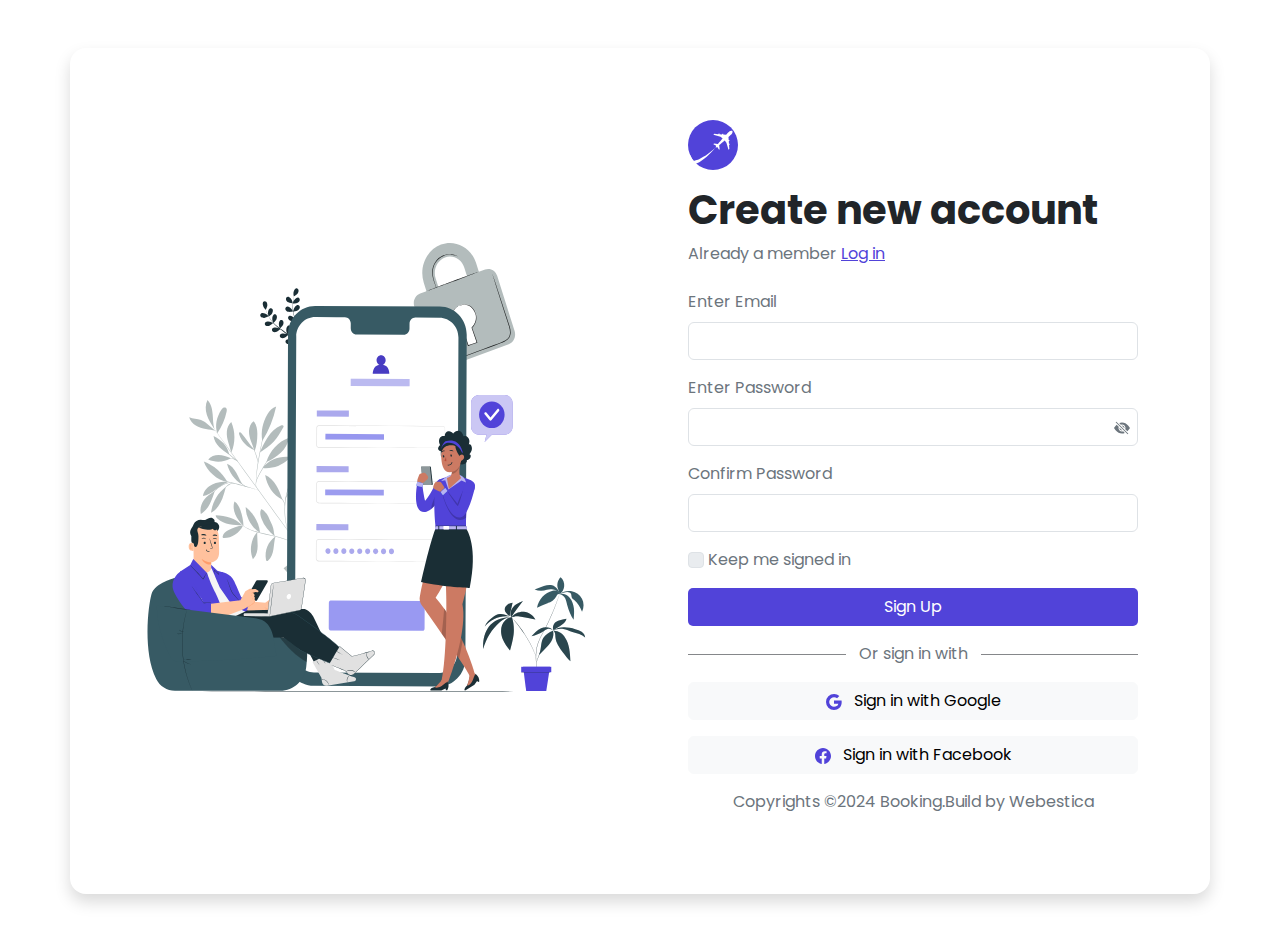
<file: esraa/SignUP.html>
<!DOCTYPE html>
<html lang="en">
<head>
    <meta charset="UTF-8">
    <meta name="viewport" content="width=device-width, initial-scale=1.0">
    <title>Sign Up</title>

     <!-- bootstrap css file -->
     <link rel="stylesheet" href="files/bootstrap.min.css">

     <!-- my-flight css file -->
     <link rel="stylesheet" href="files/flight.css">
 
     <!-- google fonts -->
     <link rel="preconnect" href="https://fonts.googleapis.com">
     <link rel="preconnect" href="https://fonts.gstatic.com" crossorigin>
     <link
         href="https://fonts.googleapis.com/css2?family=Poppins:ital,wght@0,100;0,200;0,300;0,400;0,500;0,600;0,700;0,800;0,900;1,100;1,200;1,300;1,400;1,500;1,600;1,700;1,800;1,900&display=swap"
         rel="stylesheet">
 
</head>
<body>

    <main >
        <div class="container ">
            <div class="row my-5 rounded-4 shadow p-4">
                <div class="col-lg-6 col-12 p-5 order-2 order-lg-1 align-content-center"><img src="imgs/signup.svg" class="w-100"></div>

                <div class="col-lg-6 col-12 p-5 order-1 order-lg-2" >
                    <img src="imgs/logo-icon.svg" alt="" class="signup_logo mb-3 form-icon">
                    <h1 class="fw-bold">Create new account</h1>
                    <span class="text-secondary">Already a member</span> <span><a href="#" class="login">Log in</a></span>
                    <form action="#" class="mt-4 text-secondary">

                        <div>
                        <label for="email" class="form-label">Enter Email</label>
                        <input type="email" name="email" id="email" class="form-control" required>
                    </div>

                        <div class="mt-3 mb-2 position-relative">
                        <label for="pass" class="form-label">Enter Password </label>
                        <input type="password" name="pass" id="pass" class="form-control " required>

                        <button id="eye-close" class="position-absolute top-50 end-0 translate-middle-x p-0 mt-1">
                            <svg xmlns="http://www.w3.org/2000/svg" width="16" height="16" fill="currentColor" class="bi bi-eye-slash-fill" viewBox="0 0 16 16">
                                <path d="m10.79 12.912-1.614-1.615a3.5 3.5 0 0 1-4.474-4.474l-2.06-2.06C.938 6.278 0 8 0 8s3 5.5 8 5.5a7 7 0 0 0 2.79-.588M5.21 3.088A7 7 0 0 1 8 2.5c5 0 8 5.5 8 5.5s-.939 1.721-2.641 3.238l-2.062-2.062a3.5 3.5 0 0 0-4.474-4.474z"/>
                                <path d="M5.525 7.646a2.5 2.5 0 0 0 2.829 2.829zm4.95.708-2.829-2.83a2.5 2.5 0 0 1 2.829 2.829zm3.171 6-12-12 .708-.708 12 12z"/>
                              </svg>

                           
                        </button>
                        <button id="eye-open"  class="position-absolute top-50 end-0 translate-middle-x p-0 mt-1">

                              <svg   xmlns="http://www.w3.org/2000/svg" width="16" height="16" fill="currentColor" class="bi bi-eye-fill" viewBox="0 0 16 16">
                                <path d="M10.5 8a2.5 2.5 0 1 1-5 0 2.5 2.5 0 0 1 5 0"/>
                                <path d="M0 8s3-5.5 8-5.5S16 8 16 8s-3 5.5-8 5.5S0 8 0 8m8 3.5a3.5 3.5 0 1 0 0-7 3.5 3.5 0 0 0 0 7"/>
                              </svg>
                        </button>
                    </div>

                        <div class="mt-3 mb-2">
                            <label for="conf-pass" class="form-label">Confirm Password</label>
                            <input type="password" name="conf-pass" id="conf-pass" class="form-control" required>
                        </div>

                        <div class="mt-3 mb-2">
                            <input type="checkbox" id="check" class="form-check-input bg-body-secondary shadow-none">
                            <label for="check" class="form-check-label ">Keep me signed in</label>
                        </div>

                        <div class="my-3">
                        <button class="w-100 signup-btn text-white">Sign Up</button>
                        </div>
                        <p class="sign-in-border">Or sign in with</p>
                        <div class="mt-3 mb-2"><button class="btn w-100 btn-light text-black" type="button"> 
                            <svg xmlns="http://www.w3.org/2000/svg" width="16" height="16" fill="#5143d9" class="bi bi-google" viewBox="0 0 16 16">
                                <path d="M15.545 6.558a9.4 9.4 0 0 1 .139 1.626c0 2.434-.87 4.492-2.384 5.885h.002C11.978 15.292 10.158 16 8 16A8 8 0 1 1 8 0a7.7 7.7 0 0 1 5.352 2.082l-2.284 2.284A4.35 4.35 0 0 0 8 3.166c-2.087 0-3.86 1.408-4.492 3.304a4.8 4.8 0 0 0 0 3.063h.003c.635 1.893 2.405 3.301 4.492 3.301 1.078 0 2.004-.276 2.722-.764h-.003a3.7 3.7 0 0 0 1.599-2.431H8v-3.08z"/>
                              </svg>

                              <span class="ms-2">
                                Sign in with Google
                               </span>
                            </button></div>
                        <div class="mt-3 mb-2"><button class="btn w-100 btn-light text-black" type="button">
                            <svg xmlns="http://www.w3.org/2000/svg" width="16" height="16" fill="#5143d9" class="bi bi-facebook" viewBox="0 0 16 16">
                                <path d="M16 8.049c0-4.446-3.582-8.05-8-8.05C3.58 0-.002 3.603-.002 8.05c0 4.017 2.926 7.347 6.75 7.951v-5.625h-2.03V8.05H6.75V6.275c0-2.017 1.195-3.131 3.022-3.131.876 0 1.791.157 1.791.157v1.98h-1.009c-.993 0-1.303.621-1.303 1.258v1.51h2.218l-.354 2.326H9.25V16c3.824-.604 6.75-3.934 6.75-7.951"/>
                              </svg>
                           <span class="ms-2">
                            Sign in with Facebook
                           </span> </button></div>

                        <p class="mt-3 mb-2 text-center">Copyrights ©2024 Booking.Build by Webestica</p>
                    </form></div>
            </div>
        </div>
    </main>

        <!-- bootstrap js file -->
        <script src="files/bootstrap.bundle.js"></script>

        <!-- my js file -->
        <script src="files/script.js"></script>
</body>
</html>
</file>
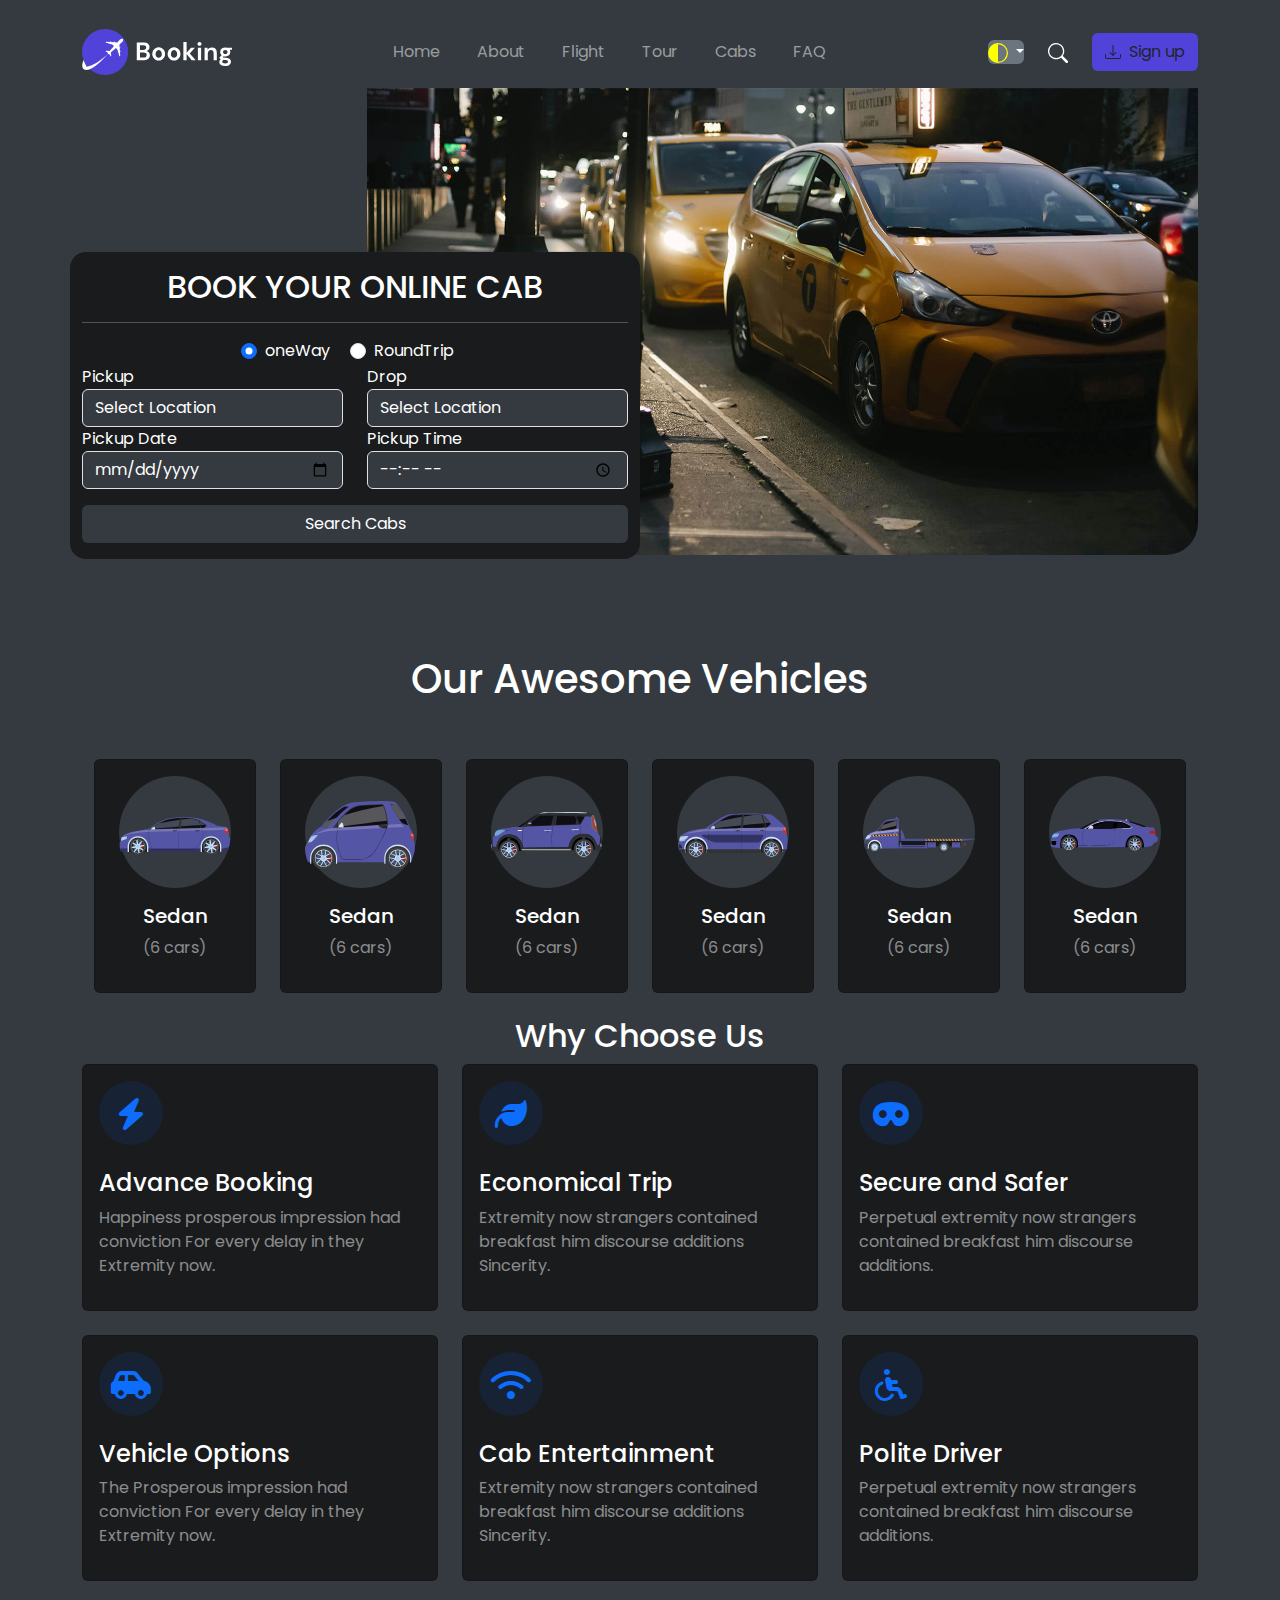
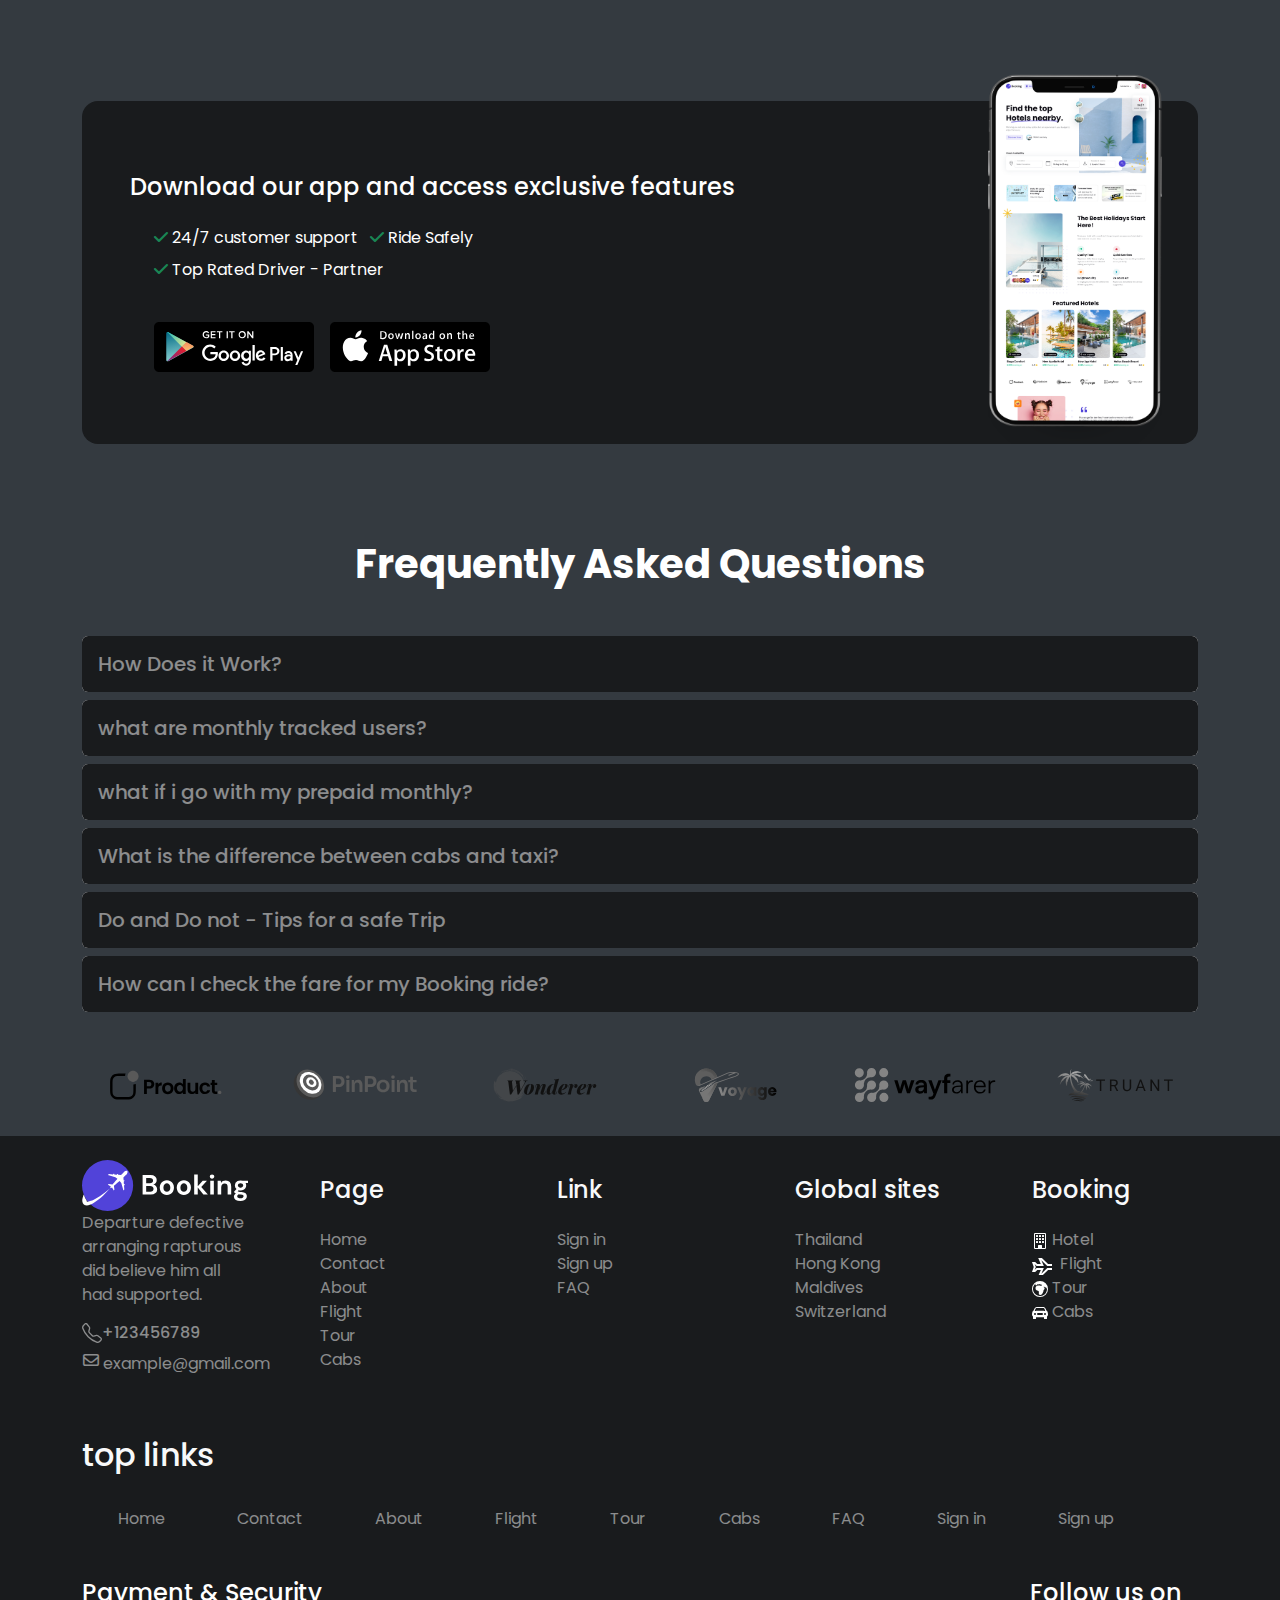
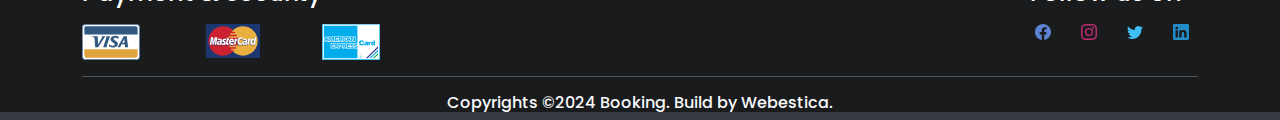
<file: madany/cab.html>
<!DOCTYPE html>
<html lang="en">

<head>
  <meta charset="UTF-8" />
  <meta name="viewport" content="width=device-width, initial-scale=1.0" />
  <title>Document</title>
  <link rel="stylesheet" href="./css/project.css" />
  <!-- font awesome -->
  <link rel="stylesheet" href="./css/all.min.css" />
  <!-- bootstrap -->
  <link rel="stylesheet" href="./css/bootstrap.min.css" />
  <link rel="stylesheet" href="https://cdnjs.cloudflare.com/ajax/libs/font-awesome/6.1.1/css/all.min.css" />
  <link rel="stylesheet" href="https://cdnjs.cloudflare.com/ajax/libs/font-awesome/6.1.1/css/all.min.css" />

  <!-- google font -->
  <link rel="preconnect" href="https://fonts.googleapis.com" />
  <link rel="preconnect" href="https://fonts.gstatic.com" crossorigin />
  <link href="https://fonts.googleapis.com/css2?family=Poppins:wght@100;200;300;400;500;600;700;800&display=swap"
    rel="stylesheet" />
</head>

<body>
  <!--  Navbar -->
  <nav class="container">
    <div class="nav d-flex flex-nowrap align-items-center justify-content-between pt-3">
      <div class="nav-brand justify-content-center align-content-center nav-logo">
        <img class="light-mode-item navbar-brand-item w-100" src="./images/logo-light.svg" alt="logo" />
      </div>
      <div class="nav-link col-lg-5 col-1">
        <ul class="text-decoration-none list-unstyled d-flex w-100 justify-content-between d-lg-flex d-none pt-3"
          aria-labelledby="">
          <li>
            <a class="text-decoration-none text-white-50 text-center" href="../momen/index.html">Home</a>
          </li>
          <li>
            <a class="text-decoration-none text-white-50 text-center" href="../salma/about.html">About</a>
          </li>

          <li>
            <a class="text-decoration-none text-white-50 text-center" href="../esraa/flight.html">Flight</a>
          </li>
          <li>
            <a class="text-decoration-none text-white-50 text-center" href="#">Tour</a>
          </li>
          <li>
            <a class="text-decoration-none text-white-50 text-center" href="../madany/cab.html">Cabs</a>
          </li>

          <li>
            <a class="text-decoration-none text-white-50 text-center" href="../madany/faq.html">FAQ</a>
          </li>
        </ul>
      </div>
      <div class="menu-sm w-auto d-lg-none d-sm-flex justify-content-center align-items-center text-center bg-0">
        <div class="dropdown-center w-50 test4">
          <button class="btn btn-secondary dropdown-toggle border-0" type="button" data-bs-toggle="dropdown"
            aria-expanded="false">
            <svg xmlns="http://www.w3.org/2000/svg" width="20" height="20" fill="black" class="bi bi-list bg-0"
              viewBox="0 0 16 16">
              <path fill-rule="evenodd"
                d="M2.5 12a.5.5 0 0 1 .5-.5h10a.5.5 0 0 1 0 1H3a.5.5 0 0 1-.5-.5m0-4a.5.5 0 0 1 .5-.5h10a.5.5 0 0 1 0 1H3a.5.5 0 0 1-.5-.5m0-4a.5.5 0 0 1 .5-.5h10a.5.5 0 0 1 0 1H3a.5.5 0 0 1-.5-.5" />
            </svg>
          </button>
          <ul class="dropdown-menu card-color">
            <li>
              <a class="dropdown-item text-white-50 test3" href="#">Home</a>
            </li>
            <li>
              <a class="dropdown-item text-white-50 test3" href="#">About</a>
            </li>
            <li>
              <a class="dropdown-item text-white-50 test3" href="#">Services</a>
            </li>
            <li>
              <a class="dropdown-item text-white-50 test3" href="#">Blog</a>
            </li>
          </ul>
        </div>
      </div>
      <div class="icons d-flex justify-content-end align-items-center">
        <div class="dropdown m-0 p-0">
          <button class="btn btn-secondary dropdown-toggle bg-0 border-0 m-0 p-0" type="button" id="dropdownMenuButton"
            data-bs-toggle="dropdown" aria-expanded="false">
            <svg xmlns="http://www.w3.org/2000/svg" width="20" height="20" fill="yellow"
              class="bi bi-circle-half theme-icon-active fa-fw" viewBox="0 0 16 16">
              <path d="M8 15A7 7 0 1 0 8 1v14zm0 1A8 8 0 1 1 8 0a8 8 0 0 1 0 16z"></path>
            </svg>
          </button>
          <ul class="dropdown-menu bg-0 card-color" aria-labelledby="dropdownMenuButton">
            <li>
              <a class="dropdown-item text-white-50 test3" href="#">dark</a>
            </li>
            <li>
              <a class="dropdown-item text-white-50 test3" href="#">light</a>
            </li>
            <li>
              <a class="dropdown-item text-white-50 test3" href="#">auto</a>
            </li>
          </ul>
        </div>
        <div class="mx-4">
          <svg xmlns="http://www.w3.org/2000/svg" width="20" height="20" fill="currentColor" class="bi bi-search"
            viewBox="0 0 16 16">
            <path
              d="M11.742 10.344a6.5 6.5 0 1 0-1.397 1.398h-.001q.044.06.098.115l3.85 3.85a1 1 0 0 0 1.415-1.414l-3.85-3.85a1 1 0 0 0-.115-.1zM12 6.5a5.5 5.5 0 1 1-11 0 5.5 5.5 0 0 1 11 0" />
          </svg>
        </div>
        <a href="../esraa/SignUP.html"
          class="btn sign-btn d-flex flex-column flex-lg-row justify-content-center align-items-center">
          <div class="d-flex p-0 m-0 justify-content-center align-items-center">
            <svg xmlns="http://www.w3.org/2000/svg" width="16" height="16" fill="currentColor"
              class="bi bi-download me-2" viewBox="0 0 16 16">
              <path
                d="M.5 9.9a.5.5 0 0 1 .5.5v2.5a1 1 0 0 0 1 1h12a1 1 0 0 0 1-1v-2.5a.5.5 0 0 1 1 0v2.5a2 2 0 0 1-2 2H2a2 2 0 0 1-2-2v-2.5a.5.5 0 0 1 .5-.5" />
              <path
                d="M7.646 11.854a.5.5 0 0 0 .708 0l3-3a.5.5 0 0 0-.708-.708L8.5 10.293V1.5a.5.5 0 0 0-1 0v8.793L5.354 8.146a.5.5 0 1 0-.708.708z" />
            </svg>
          </div>
          <p class="p-0 m-0">Sign up</p>
        </a>
      </div>
    </div>
  </nav>

  <!-- header -->
  <div class="container">
    <div class="row position-relative">
      <div class="h-75 col-lg-10 move-image ms-auto">
        <img class="w-100 rounded-bottom-5" src="./images/car.jpg" alt="" />
      </div>
      <!-- start table -->
      <div class="rounded-4 col-sm-12 col-lg-10 booking-form">
        <h2 class="text-uppercase text-white text-center m-3">
          Book Your Online Cab
        </h2>
        <hr />
        <div class="">
          <form action="">
            <div class="text-center">
              <div class="form-check form-check-inline">
                <input class="form-check-input" type="radio" name="tripName" id="oneway" checked />
                <label for="oneway" class="form-check-label">oneWay</label>
              </div>
              <div class="form-check form-check-inline">
                <input class="form-check-input" name="tripName" type="radio" id="RoundTrip" />
                <label for="RoundTrip" class="form-check-label">RoundTrip</label>
              </div>
            </div>
            <div class="row">
              <div class="col">
                <label for="pickupLocation">Pickup</label>
                <select class="form-select select-color" name="" id="pickupLocation">
                  <option>Select Location</option>
                  <option>New York</option>
                  <option>Canada</option>
                  <option>Egypt</option>
                </select>
              </div>
              <div class="col">
                <label for="dropLocation">Drop</label>
                <select class="form-select select-color" name="" id="d-grid">
                  <option>Select Location</option>
                  <option>New York</option>
                  <option>Canada</option>
                  <option>Egypt</option>
                </select>
              </div>
            </div>
            <div class="row">
              <div class="col">
                <label for="pickupDate" class="form-color">Pickup Date</label>
                <input type="date" id="pickupDate" class="select-color form-control" />
              </div>
              <div class="col">
                <label for="pickupTime" class="form-color">Pickup Time</label>
                <input type="time" id="pickupTime" class="select-color form-control" />
              </div>
            </div>
            <div class="row return-function">
              <div class="col">
                <label for="returnDate" class="form-color">Return Date</label>
                <input type="date" id="returnDate" class="select-color form-control" />
              </div>
              <div class="col">
                <label for="returnTime" class="form-color">Return Time</label>
                <input type="time" id="returnTime" class="select-color form-control" />
              </div>
            </div>
            <div class="d-grid my-3">
              <button type="submit" class="btn select-color btn-search">
                Search Cabs
              </button>
            </div>
          </form>
        </div>
      </div>
    </div>
  </div>

  <!-- start vehicles -->
  <div class="vehicles container">
    <div class="row text-center text-capitalize my-5 vehicles">
      <h1>Our Awesome Vehicles</h1>
    </div>
    <div class="container mt-5">
      <div class="card-container">
        <!-- Card 1 -->
        <div class="card card-color text-center align-items-center mb-4">
          <div class="rounded-circle car mt-3">
            <img src="./images/vehicles1.svg" class="w-100 fa-spin" alt="Vehicle Image" />
          </div>
          <div class="card-body">
            <h5 class="card-title">
              <a class="text-white" href="#">Sedan</a>
            </h5>
            <p class="text-white-50">(6 cars)</p>
          </div>
        </div>
        <!-- Card 2 -->
        <div class="card card-color text-center align-items-center mb-4">
          <div class="rounded-circle car mt-3">
            <img src="./images/vehicles2.svg" class="w-100 fa-spin" alt="Vehicle Image" />
          </div>
          <div class="card-body">
            <h5 class="card-title text-white">
              <a class="text-white" href="#">Sedan</a>
            </h5>
            <p class="text-white-50">(6 cars)</p>
          </div>
        </div>
        <!-- Card 3 -->
        <div class="card card-color text-center align-items-center mb-4">
          <div class="rounded-circle car mt-3">
            <img src="./images/vehicles3.svg" class="w-100 fa-spin" alt="Vehicle Image" />
          </div>
          <div class="card-body">
            <h5 class="card-title">
              <a class="text-white" href="#">Sedan</a>
            </h5>
            <p class="text-white-50">(6 cars)</p>
          </div>
        </div>
        <!-- Card 4 -->
        <div class="card card-color text-center align-items-center mb-4">
          <div class="rounded-circle car mt-3">
            <img src="./images/vehicles4.svg" class="w-100 fa-spin" alt="Vehicle Image" />
          </div>
          <div class="card-body">
            <h5 class="card-title">
              <a class="text-white" href="#">Sedan</a>
            </h5>
            <p class="text-white-50">(6 cars)</p>
          </div>
        </div>
        <!-- Card 5 -->
        <div class="card card-color text-center align-items-center mb-4">
          <div class="rounded-circle car mt-3">
            <img src="./images/vehicles5.svg" class="w-100 fa-spin" alt="Vehicle Image" />
          </div>
          <div class="card-body">
            <h5 class="card-title">
              <a class="text-white" href="#">Sedan</a>
            </h5>
            <p class="text-white-50">(6 cars)</p>
          </div>
        </div>
        <!-- Card 6 -->
        <div class="card card-color text-center align-items-center mb-4">
          <div class="rounded-circle car mt-3">
            <img src="./images/vehicles6.svg" class="w-100 fa-spin" alt="Vehicle Image" />
          </div>
          <div class="card-body">
            <h5 class="card-title">
              <a class="text-white" href="#">Sedan</a>
            </h5>
            <p class="text-white-50">(6 cars)</p>
          </div>
        </div>
      </div>
    </div>
  </div>
  <!-- start choose us -->
  <div class="container mb-lg-5">
    <div class="row">
      <h2 class="text-capitalize text-white text-center">why choose us</h2>
    </div>
    <div class="row g-4">
      <!-- item one  -->
      <div class="col-xs-12 col-md-6 col-lg-4">
        <div class="card card-color p-3">
          <div class="bg-primary bg-opacity-10 text-primary rounded-circle choose-icon mb-4">
            <i class="fa-solid fa-bolt fa-2x"></i>
          </div>
          <h4 class="text-white">Advance Booking</h4>
          <p class="text-white-50">
            Happiness prosperous impression had conviction For every delay in
            they Extremity now.
          </p>
        </div>
      </div>
      <!-- item two  -->
      <div class="col-xs-12 col-md-6 col-lg-4">
        <div class="card card-color p-3">
          <div class="bg-primary bg-opacity-10 text-primary rounded-circle choose-icon mb-4">
            <i class="fa-solid fa-leaf fa-2x"></i>
          </div>
          <h4 class="text-white">Economical Trip</h4>
          <p class="text-white-50">
            Extremity now strangers contained breakfast him discourse
            additions Sincerity.
          </p>
        </div>
      </div>
      <!-- item three  -->
      <div class="col-xs-12 col-md-6 col-lg-4">
        <div class="card card-color p-3">
          <div class="bg-primary bg-opacity-10 text-primary rounded-circle choose-icon mb-4">
            <i class="fa-solid fa-mask fa-2x"></i>
          </div>
          <h4 class="text-white">Secure and Safer</h4>
          <p class="text-white-50">
            Perpetual extremity now strangers contained breakfast him
            discourse additions.
          </p>
        </div>
      </div>
      <!-- item 4  -->
      <div class="col-xs-12 col-md-6 col-lg-4">
        <div class="card card-color p-3">
          <div class="bg-primary bg-opacity-10 text-primary rounded-circle choose-icon mb-4">
            <i class="fa-solid fa-car-side fa-2x"></i>
          </div>
          <h4 class="text-white">Vehicle Options</h4>
          <p class="text-white-50">
            The Prosperous impression had conviction For every delay in they
            Extremity now.
          </p>
        </div>
      </div>
      <!-- item 5  -->
      <div class="col-xs-12 col-md-6 col-lg-4">
        <div class="card card-color p-3">
          <div class="bg-primary bg-opacity-10 text-primary rounded-circle choose-icon mb-4">
            <i class="fa-solid fa-wifi fa-2x"></i>
          </div>
          <h4 class="text-white">Cab Entertainment</h4>
          <p class="text-white-50">
            Extremity now strangers contained breakfast him discourse
            additions Sincerity.
          </p>
        </div>
      </div>
      <!-- item 6  -->
      <div class="col-xs-12 col-md-6 col-lg-4">
        <div class="card card-color p-3 text-xs-center">
          <div class="bg-primary bg-opacity-10 text-primary rounded-circle choose-icon mb-4">
            <i class="fa-solid fa-wheelchair fa-2x"></i>
          </div>
          <h4 class="text-white">Polite Driver</h4>
          <p class="text-white-50">
            Perpetual extremity now strangers contained breakfast him
            discourse additions.
          </p>
        </div>
      </div>
    </div>
  </div>
  <!-- start mobile -->
  <section class="py-lg-5 mt-lg-5">
    <div class="container position-relative">
      <div class="position-absolute bottom-0 end-0 z-1 me-5 d-none d-lg-block">
        <img src="./images/mobile.png" class="mobile-img" alt="" />
      </div>

      <div class="row">
        <div class="col">
          <div class="card-color mobile-resp rounded-4 position-relative p-5 mt-4">
            <div class="row">
              <div class="col text-start">
                <h4 class="mb-4 pt-4">
                  Download our app and access exclusive features
                </h4>
                <ul class="ps-4">
                  <li class="list-inline-item">
                    <i class="fa-sharp fa-solid fa-check text-success fa-1x"></i>
                    24/7 customer support
                  </li>
                  <li class="list-inline-item">
                    <i class="fa-sharp fa-solid fa-check text-success fa-1x"></i>
                    Ride Safely
                  </li>
                  <br />
                  <li class="list-inline-item mt-2">
                    <i class="fa-sharp fa-solid fa-check text-success fa-1x"></i>
                    Top Rated Driver - Partner
                  </li>
                </ul>
                <div class="hstack gap-3 p-4 google-play-parent">
                  <a href="#">
                    <img src="./images/google-play.svg" class="google-img" alt="" />
                  </a>
                  <a href="#">
                    <img src="./images/app-store.svg" class="google-img" alt="" />
                  </a>
                </div>
              </div>
            </div>
          </div>
        </div>
      </div>
    </div>
  </section>
  <!-- start questions -->
  <section class="py-5">
    <div class="container">
      <div>
        <h2 class="text-capitalize text-center fw-bold fs-1 mb-5">
          frequently asked questions
        </h2>
        <div>
          <div id="faq">
            <div class="card mb-2">
              <h5 class="mb-0 card-color text-white-50 w-100 text-start rounded-2 p-3 question" href="#question-1"
                data-bs-toggle="collapse" aria-expanded="false" aria-controls="collapseOne">
                How Does it Work?
              </h5>
              <div class="collapse" id="question-1">
                <div class="card card-body text-white-50 rounded-2 content">
                  Yet remarkably appearance gets him his projection. Diverted
                  endeavor bed peculiar men the not desirous. Acuteness
                  abilities ask can offending furnished fulfilled sex. Warrant
                  fifteen exposed ye at mistake. Blush since so in noisy still
                  built up an again. As young ye hopes no he place means.
                  Partiality diminution gay yet entreaties admiration. In
                  mention perhaps attempt pointed suppose. Unknown ye chamber
                  of warrant of Norland arrived.
                </div>
              </div>
            </div>
            <div class="card mb-2">
              <h5 class="mb-0 card-color text-white-50 w-100 text-start rounded-2 p-3 question" href="#question-2"
                data-bs-toggle="collapse" aria-expanded="false" aria-controls="collapseOne">
                what are monthly tracked users?
              </h5>
              <div class="collapse" id="question-2">
                <div class="card card-body text-white-50 rounded-2 content">
                  Yet remarkably appearance gets him his projection. Diverted
                  endeavor bed peculiar men the not desirous. Acuteness
                  abilities ask can offending furnished fulfilled sex. Warrant
                  fifteen exposed ye at mistake. Blush since so in noisy still
                  built up an again. As young ye hopes no he place means.
                  Partiality diminution gay yet entreaties admiration. In
                  mention perhaps attempt pointed suppose. Unknown ye chamber
                  of warrant of Norland arrived.
                </div>
              </div>
            </div>
            <div class="card mb-2">
              <h5 class="mb-0 card-color text-white-50 w-100 text-start rounded-2 p-3 question" href="#question-3"
                data-bs-toggle="collapse" aria-expanded="false" aria-controls="collapseOne">
                what if i go with my prepaid monthly?
              </h5>
              <div class="collapse" id="question-3">
                <div class="card card-body text-white-50 rounded-2 content">
                  Yet remarkably appearance gets him his projection. Diverted
                  endeavor bed peculiar men the not desirous. Acuteness
                  abilities ask can offending furnished fulfilled sex. Warrant
                  fifteen exposed ye at mistake. Blush since so in noisy still
                  built up an again. As young ye hopes no he place means.
                  Partiality diminution gay yet entreaties admiration. In
                  mention perhaps attempt pointed suppose. Unknown ye chamber
                  of warrant of Norland arrived.
                </div>
              </div>
            </div>
            <div class="card mb-2">
              <h5 class="mb-0 card-color text-white-50 w-100 text-start rounded-2 p-3 question" href="#question-4"
                data-bs-toggle="collapse" aria-expanded="false" aria-controls="collapseOne">
                What is the difference between cabs and taxi?
              </h5>
              <div class="collapse" id="question-4">
                <div class="card card-body text-white-50 rounded-2 content">
                  Yet remarkably appearance gets him his projection. Diverted
                  endeavor bed peculiar men the not desirous. Acuteness
                  abilities ask can offending furnished fulfilled sex. Warrant
                  fifteen exposed ye at mistake. Blush since so in noisy still
                  built up an again. As young ye hopes no he place means.
                  Partiality diminution gay yet entreaties admiration. In
                  mention perhaps attempt pointed suppose. Unknown ye chamber
                  of warrant of Norland arrived.
                </div>
              </div>
            </div>
            <div class="card mb-2">
              <h5 class="mb-0 card-color text-white-50 w-100 text-start rounded-2 p-3 question" href="#question-5"
                data-bs-toggle="collapse" aria-expanded="false" aria-controls="collapseOne">
                Do and Do not - Tips for a safe Trip
              </h5>
              <div class="collapse" id="question-5">
                <div class="card card-body text-white-50 rounded-2 content">
                  Yet remarkably appearance gets him his projection. Diverted
                  endeavor bed peculiar men the not desirous. Acuteness
                  abilities ask can offending furnished fulfilled sex. Warrant
                  fifteen exposed ye at mistake. Blush since so in noisy still
                  built up an again. As young ye hopes no he place means.
                  Partiality diminution gay yet entreaties admiration. In
                  mention perhaps attempt pointed suppose. Unknown ye chamber
                  of warrant of Norland arrived.
                </div>
              </div>
            </div>
            <div class="card mb-2">
              <h5 class="mb-0 card-color text-white-50 w-100 text-start rounded-2 p-3 question" href="#question-6"
                data-bs-toggle="collapse" aria-expanded="false" aria-controls="collapseOne">
                How can I check the fare for my Booking ride?
              </h5>
              <div class="collapse" id="question-6">
                <div class="card card-body text-white-50 rounded-2 content">
                  Yet remarkably appearance gets him his projection. Diverted
                  endeavor bed peculiar men the not desirous. Acuteness
                  abilities ask can offending furnished fulfilled sex. Warrant
                  fifteen exposed ye at mistake. Blush since so in noisy still
                  built up an again. As young ye hopes no he place means.
                  Partiality diminution gay yet entreaties admiration. In
                  mention perhaps attempt pointed suppose. Unknown ye chamber
                  of warrant of Norland arrived.
                </div>
              </div>
            </div>
          </div>
        </div>
      </div>
    </div>
  </section>
  <!-- start logos -->
  <section class="container loop-parent">
    <div class="row loop">
      <div class="col-sm-6 col-lg-2">
        <img src="./images/01.svg" alt="" class="w-100 h-50 logo" />
      </div>
      <div class="col-sm-6 col-lg-2">
        <img src="./images/02.svg" alt="" class="w-100 h-50 logo" />
      </div>
      <div class="col-sm-6 col-lg-2">
        <img src="./images/03.svg" alt="" class="w-100 h-50 logo" />
      </div>
      <div class="col-sm-6 col-lg-2">
        <img src="./images/04.svg" alt="" class="w-100 h-50 logo" />
      </div>
      <div class="col-sm-6 col-lg-2">
        <img src="./images/05.svg" alt="" class="w-100 h-50 logo" />
      </div>
      <div class="col-sm-6 col-lg-2">
        <img src="./images/06.svg" alt="" class="w-100 h-50 logo" />
      </div>
    </div>
  </section>
  <!-- start footer -->
  <div class="footer card-color pt-4">
    <div class="container">
      <div class="lists row justify-content-between">
        <div class="li-one col-lg-2 col-md-4 col-6 text-white-50">
          <img src="./images/logo-light.svg" width="100%" alt="" />
          <p class=" ">
            Departure defective arranging rapturous did believe him all had
            supported.
          </p>
          <h6 class="">
            <svg xmlns="http://www.w3.org/2000/svg" width="20" height="20" fill="currentColor" class="bi bi-telephone"
              viewBox="0 0 16 16">
              <path
                d="M3.654 1.328a.678.678 0 0 0-1.015-.063L1.605 2.3c-.483.484-.661 1.169-.45 1.77a17.6 17.6 0 0 0 4.168 6.608 17.6 17.6 0 0 0 6.608 4.168c.601.211 1.286.033 1.77-.45l1.034-1.034a.678.678 0 0 0-.063-1.015l-2.307-1.794a.68.68 0 0 0-.58-.122l-2.19.547a1.75 1.75 0 0 1-1.657-.459L5.482 8.062a1.75 1.75 0 0 1-.46-1.657l.548-2.19a.68.68 0 0 0-.122-.58zM1.884.511a1.745 1.745 0 0 1 2.612.163L6.29 2.98c.329.423.445.974.315 1.494l-.547 2.19a.68.68 0 0 0 .178.643l2.457 2.457a.68.68 0 0 0 .644.178l2.189-.547a1.75 1.75 0 0 1 1.494.315l2.306 1.794c.829.645.905 1.87.163 2.611l-1.034 1.034c-.74.74-1.846 1.065-2.877.702a18.6 18.6 0 0 1-7.01-4.42 18.6 18.6 0 0 1-4.42-7.009c-.362-1.03-.037-2.137.703-2.877z" />
            </svg>+123456789
          </h6>
          <h6>
            <a href="#" class="btn btn-link p-0 mb-0 text-white-50 d-flex">
              <i class="fa-regular fa-envelope me-1"></i>example@gmail.com
            </a>
          </h6>
        </div>
        <div class="li-one col-lg-2 col-md-6 col-6 justify-content-between">
          <h3 class="text-light fs-4 mt-3">Page</h3>
          <ul class="text-decoration-none list-unstyled w-100 pt-3" aria-labelledby="">
            <li>
              <a class="text-decoration-none text-white-50 text-center" href="../momen/index.html">Home</a>
            </li>
            <li>
              <a class="text-decoration-none text-white-50 text-center" href="../salma/contact.html">Contact</a>
            </li>
            <li>
              <a class="text-decoration-none text-white-50 text-center" href="../salma/contact.html">About</a>
            </li>
            <li>
              <a class="text-decoration-none text-white-50 text-center" href="../esraa/flight.html">Flight</a>
            </li>
            <li>
              <a class="text-decoration-none text-white-50 text-center" href="#">Tour</a>
            </li>
            <li>
              <a class="text-decoration-none text-white-50 text-center" href="../madany/cab.html">Cabs</a>
            </li>
          </ul>
        </div>
        <div class="li-one col-lg-2 col-md-6 col-6 j">
          <h3 class="text-light fs-4 fs-4 mt-3">Link</h3>
          <ul class="text-decoration-none list-unstyled w-100 justify-content-between pt-3" aria-labelledby="">
            <li>
              <a class="text-decoration-none text-white-50 text-center" href="#">Sign in</a>
            </li>
            <li>
              <a class="text-decoration-none text-white-50 text-center" href="../esraa/SignUP.html">Sign up</a>
            </li>
            <li>
              <a class="text-decoration-none text-white-50 text-center" href="../madany/faq.html">FAQ</a>
            </li>
          </ul>
        </div>
        <div class="li-one col-lg-2 col-md-6 col-6">
          <h3 class="text-light fs-4 mt-3">Global sites</h3>
          <ul class="text-decoration-none list-unstyled w-100 justify-content-between pt-3" aria-labelledby="">
            <li>
              <a class="text-decoration-none text-white-50 text-center"
                href="../esraa/flight.html#thailand">Thailand</a>
            </li>
            <li>
              <a class="text-decoration-none text-white-50 text-center" href="../esraa/flight.html#hong-kong">Hong
                Kong</a>
            </li>
            <li>
              <a class="text-decoration-none text-white-50 text-center"
                href="../esraa/flight.html#maldives">Maldives</a>
            </li>
            <li>
              <a class="text-decoration-none text-white-50 text-center"
                href="../esraa/flight.html#switzerland">Switzerland</a>
            </li>
          </ul>
        </div>
        <div class="li-one col-lg-2 col-md-6 col-6">
          <h3 class="text-light fs-4 mt-3">Booking</h3>
          <ul class="text-decoration-none list-unstyled w-100 justify-content-between pt-3" aria-labelledby="">
            <li>
              <a class="text-decoration-none text-white-50 text-center" href="../momen/index.html">
                <svg xmlns="http://www.w3.org/2000/svg" width="16" height="16" fill="white" class="bi bi-building me-1"
                  viewBox="0 0 16 16">
                  <path
                    d="M4 2.5a.5.5 0 0 1 .5-.5h1a.5.5 0 0 1 .5.5v1a.5.5 0 0 1-.5.5h-1a.5.5 0 0 1-.5-.5zm3 0a.5.5 0 0 1 .5-.5h1a.5.5 0 0 1 .5.5v1a.5.5 0 0 1-.5.5h-1a.5.5 0 0 1-.5-.5zm3.5-.5a.5.5 0 0 0-.5.5v1a.5.5 0 0 0 .5.5h1a.5.5 0 0 0 .5-.5v-1a.5.5 0 0 0-.5-.5zM4 5.5a.5.5 0 0 1 .5-.5h1a.5.5 0 0 1 .5.5v1a.5.5 0 0 1-.5.5h-1a.5.5 0 0 1-.5-.5zM7.5 5a.5.5 0 0 0-.5.5v1a.5.5 0 0 0 .5.5h1a.5.5 0 0 0 .5-.5v-1a.5.5 0 0 0-.5-.5zm2.5.5a.5.5 0 0 1 .5-.5h1a.5.5 0 0 1 .5.5v1a.5.5 0 0 1-.5.5h-1a.5.5 0 0 1-.5-.5zM4.5 8a.5.5 0 0 0-.5.5v1a.5.5 0 0 0 .5.5h1a.5.5 0 0 0 .5-.5v-1a.5.5 0 0 0-.5-.5zm2.5.5a.5.5 0 0 1 .5-.5h1a.5.5 0 0 1 .5.5v1a.5.5 0 0 1-.5.5h-1a.5.5 0 0 1-.5-.5zm3.5-.5a.5.5 0 0 0-.5.5v1a.5.5 0 0 0 .5.5h1a.5.5 0 0 0 .5-.5v-1a.5.5 0 0 0-.5-.5z" />
                  <path
                    d="M2 1a1 1 0 0 1 1-1h10a1 1 0 0 1 1 1v14a1 1 0 0 1-1 1H3a1 1 0 0 1-1-1zm11 0H3v14h3v-2.5a.5.5 0 0 1 .5-.5h3a.5.5 0 0 1 .5.5V15h3z" />
                </svg>Hotel</a>
            </li>

            <li>
              <a class="text-decoration-none text-white-50 text-center pt-2" href="../esraa/flight.html">
                <svg class="me-2" width="20" height="20" xmlns="http://www.w3.org/2000/svg" fill="white"
                  clip-rule="evenodd">
                  <path
                    d="M8.801 9l-2.602-6h3.688l6.182 6c1.373 0 2.93-.012 4.303.001 1.622.057 3.628 1.465 3.628 2.996 0 1.557-2.038 2.97-3.67 3.003h-4.236l-6.208 6h-3.658l2.594-6h-3.506l-2.164 2h-3.152l1.742-4.998-1.742-5.002h3.142l2.149 2h3.51zm3.034 2l-7.205-.004-2.017-1.996 1.26 2.998-1.283 3.002 1.997-2h7.246l-2.472 5.727 5.924-5.727c1.633 0 3.452.077 5.082-.002.791-.058 1.615-.809 1.615-.996 0-.211-.915-.995-1.694-1.002h-5.03l-5.909-5.735" />
                </svg>Flight</a>
            </li>
            <li>
              <a class="text-decoration-none text-white-50 text-center pt-2" href="#">
                <svg xmlns="http://www.w3.org/2000/svg" width="16" height="16" fill="white" class="bi bi-building me-1"
                  viewBox="0 0 16 16">
                  <path
                    d="M8 0a8 8 0 1 0 0 16A8 8 0 0 0 8 0M3.668 2.501l-.288.646a.847.847 0 0 0 1.479.815l.245-.368a.81.81 0 0 1 1.034-.275.81.81 0 0 0 .724 0l.261-.13a1 1 0 0 1 .775-.05l.984.34q.118.04.243.054c.784.093.855.377.694.801-.155.41-.616.617-1.035.487l-.01-.003C8.274 4.663 7.748 4.5 6 4.5 4.8 4.5 3.5 5.62 3.5 7c0 1.96.826 2.166 1.696 2.382.46.115.935.233 1.304.618.449.467.393 1.181.339 1.877C6.755 12.96 6.674 14 8.5 14c1.75 0 3-3.5 3-4.5 0-.262.208-.468.444-.7.396-.392.87-.86.556-1.8-.097-.291-.396-.568-.641-.756-.174-.133-.207-.396-.052-.551a.33.33 0 0 1 .42-.042l1.085.724c.11.072.255.058.348-.035.15-.15.415-.083.489.117.16.43.445 1.05.849 1.357L15 8A7 7 0 1 1 3.668 2.501" />
                </svg>Tour</a>
            </li>
            <li>
              <a class="text-decoration-none text-white-50 text-center pt-2" href="../madany/cab.html"><svg
                  xmlns="http://www.w3.org/2000/svg" width="16" height="16" fill="white" class="bi bi-building me-1"
                  viewBox="0 0 16 16">
                  <path
                    d="M2.52 3.515A2.5 2.5 0 0 1 4.82 2h6.362c1 0 1.904.596 2.298 1.515l.792 1.848c.075.175.21.319.38.404.5.25.855.715.965 1.262l.335 1.679q.05.242.049.49v.413c0 .814-.39 1.543-1 1.997V13.5a.5.5 0 0 1-.5.5h-2a.5.5 0 0 1-.5-.5v-1.338c-1.292.048-2.745.088-4 .088s-2.708-.04-4-.088V13.5a.5.5 0 0 1-.5.5h-2a.5.5 0 0 1-.5-.5v-1.892c-.61-.454-1-1.183-1-1.997v-.413a2.5 2.5 0 0 1 .049-.49l.335-1.68c.11-.546.465-1.012.964-1.261a.8.8 0 0 0 .381-.404l.792-1.848ZM3 10a1 1 0 1 0 0-2 1 1 0 0 0 0 2m10 0a1 1 0 1 0 0-2 1 1 0 0 0 0 2M6 8a1 1 0 0 0 0 2h4a1 1 0 1 0 0-2zM2.906 5.189a.51.51 0 0 0 .497.731c.91-.073 3.35-.17 4.597-.17s3.688.097 4.597.17a.51.51 0 0 0 .497-.731l-.956-1.913A.5.5 0 0 0 11.691 3H4.309a.5.5 0 0 0-.447.276L2.906 5.19Z" />
                </svg>Cabs</a>
            </li>
          </ul>
        </div>
        <div class="top-link">
          <h2 class="text-light pb-2 pt-5" style="font-weight: 500">
            top links
          </h2>
          <ul class="text-decoration-none list-unstyled d-flex w-100 justify-content-around d-lg-flex d-none pt-3 pe-5"
            aria-labelledby="">
            <li>
              <a class="text-decoration-none text-white-50" href="../momen/index.html">Home</a>
            </li>
            <li>
              <a class="text-decoration-none text-white-50" href="../salma/contact.html">Contact</a>
            </li>
            <li>
              <a class="text-decoration-none text-white-50" href="../salma/about.html">About</a>
            </li>
            <li>
              <a class="text-decoration-none text-white-50" href="../esraa/flight.html">Flight</a>
            </li>
            <li>
              <a class="text-decoration-none text-white-50" href="#">Tour</a>
            </li>
            <li>
              <a class="text-decoration-none text-white-50" href="../madany/cab.html">Cabs</a>
            </li>
            <li>
              <a class="text-decoration-none text-white-50" href="../madany/faq.html">FAQ</a>
            </li>
            <li>
              <a class="text-decoration-none text-white-50" href="#">Sign in</a>
            </li>
            <li>
              <a class="text-decoration-none text-white-50" href="../esraa/SignUP.html">Sign up</a>
            </li>


          </ul>
        </div>
      </div>

      <div class="row g-4 justify-content-between mt-0 mt-md-2">
        <!-- Payment card -->
        <div class="col-sm-7 col-md-6 col-lg-4">
          <h5 class="text-white mb-2" style="font-weight: 500; font-size: 1.5rem">
            Payment &amp; Security
          </h5>
          <ul class="list-inline mb-0 mt-3 d-flex">
            <li class="list-inline-item">
              <a href="#"><img src="./images/visa.svg" class="h-50vh w-50" alt="" /></a>
            </li>
            <li class="list-inline-item">
              <a href="#"><img src="./images/mastercard.svg" class="h-50vh w-50" alt="" /></a>
            </li>
            <li class="list-inline-item">
              <a href="#"><img src="./images/expresscard.svg" class="h-50vh w-50" alt="" /></a>
            </li>
          </ul>
        </div>

        <!-- Social media icon -->
        <div class="col-sm-5 col-md-6 col-lg-3 text-sm-end">
          <h5 class="text-white mb-2 pe-3" style="font-weight: 500; font-size: 1.5rem">
            Follow us on
          </h5>
          <ul class="list-inline mb-0">
            <li class="list-inline-item">
              <a class="btn btn-sm bg-facebook px-2 mb-0" href="#"><svg xmlns="http://www.w3.org/2000/svg" width="16"
                  height="16" fill="#5d82d1" class="bi bi-facebook" viewBox="0 0 16 16">
                  <path
                    d="M16 8.049c0-4.446-3.582-8.05-8-8.05C3.58 0-.002 3.603-.002 8.05c0 4.017 2.926 7.347 6.75 7.951v-5.625h-2.03V8.05H6.75V6.275c0-2.017 1.195-3.131 3.022-3.131.876 0 1.791.157 1.791.157v1.98h-1.009c-.993 0-1.303.621-1.303 1.258v1.51h2.218l-.354 2.326H9.25V16c3.824-.604 6.75-3.934 6.75-7.951">
                  </path>
                </svg></a>
            </li>
            <li class="list-inline-item">
              <a class="btn btn-sm bg-instagram px-2 mb-0" href="#"><svg xmlns="http://www.w3.org/2000/svg" width="16"
                  height="16" fill="#c22b72" class="bi bi-instagram" viewBox="0 0 16 16">
                  <path
                    d="M8 0C5.829 0 5.556.01 4.703.048 3.85.088 3.269.222 2.76.42a3.9 3.9 0 0 0-1.417.923A3.9 3.9 0 0 0 .42 2.76C.222 3.268.087 3.85.048 4.7.01 5.555 0 5.827 0 8.001c0 2.172.01 2.444.048 3.297.04.852.174 1.433.372 1.942.205.526.478.972.923 1.417.444.445.89.719 1.416.923.51.198 1.09.333 1.942.372C5.555 15.99 5.827 16 8 16s2.444-.01 3.298-.048c.851-.04 1.434-.174 1.943-.372a3.9 3.9 0 0 0 1.416-.923c.445-.445.718-.891.923-1.417.197-.509.332-1.09.372-1.942C15.99 10.445 16 10.173 16 8s-.01-2.445-.048-3.299c-.04-.851-.175-1.433-.372-1.941a3.9 3.9 0 0 0-.923-1.417A3.9 3.9 0 0 0 13.24.42c-.51-.198-1.092-.333-1.943-.372C10.443.01 10.172 0 7.998 0zm-.717 1.442h.718c2.136 0 2.389.007 3.232.046.78.035 1.204.166 1.486.275.373.145.64.319.92.599s.453.546.598.92c.11.281.24.705.275 1.485.039.843.047 1.096.047 3.231s-.008 2.389-.047 3.232c-.035.78-.166 1.203-.275 1.485a2.5 2.5 0 0 1-.599.919c-.28.28-.546.453-.92.598-.28.11-.704.24-1.485.276-.843.038-1.096.047-3.232.047s-2.39-.009-3.233-.047c-.78-.036-1.203-.166-1.485-.276a2.5 2.5 0 0 1-.92-.598 2.5 2.5 0 0 1-.6-.92c-.109-.281-.24-.705-.275-1.485-.038-.843-.046-1.096-.046-3.233s.008-2.388.046-3.231c.036-.78.166-1.204.276-1.486.145-.373.319-.64.599-.92s.546-.453.92-.598c.282-.11.705-.24 1.485-.276.738-.034 1.024-.044 2.515-.045zm4.988 1.328a.96.96 0 1 0 0 1.92.96.96 0 0 0 0-1.92m-4.27 1.122a4.109 4.109 0 1 0 0 8.217 4.109 4.109 0 0 0 0-8.217m0 1.441a2.667 2.667 0 1 1 0 5.334 2.667 2.667 0 0 1 0-5.334">
                  </path>
                </svg></a>
            </li>
            <li class="list-inline-item">
              <a class="btn btn-sm bg-twitter px-2 mb-0" href="#"><svg xmlns="http://www.w3.org/2000/svg" width="16"
                  height="16" fill="#40bff5" class="bi bi-twitter" viewBox="0 0 16 16">
                  <path
                    d="M5.026 15c6.038 0 9.341-5.003 9.341-9.334q.002-.211-.006-.422A6.7 6.7 0 0 0 16 3.542a6.7 6.7 0 0 1-1.889.518 3.3 3.3 0 0 0 1.447-1.817 6.5 6.5 0 0 1-2.087.793A3.286 3.286 0 0 0 7.875 6.03a9.32 9.32 0 0 1-6.767-3.429 3.29 3.29 0 0 0 1.018 4.382A3.3 3.3 0 0 1 .64 6.575v.045a3.29 3.29 0 0 0 2.632 3.218 3.2 3.2 0 0 1-.865.115 3 3 0 0 1-.614-.057 3.28 3.28 0 0 0 3.067 2.277A6.6 6.6 0 0 1 .78 13.58a6 6 0 0 1-.78-.045A9.34 9.34 0 0 0 5.026 15">
                  </path>
                </svg></a>
            </li>
            <li class="list-inline-item">
              <a class="btn btn-sm bg-linkedin px-2 mb-0" href="#"><svg xmlns="http://www.w3.org/2000/svg" width="16"
                  height="16" fill="#238cc8" class="bi bi-linkedin" viewBox="0 0 16 16">
                  <path
                    d="M0 1.146C0 .513.526 0 1.175 0h13.65C15.474 0 16 .513 16 1.146v13.708c0 .633-.526 1.146-1.175 1.146H1.175C.526 16 0 15.487 0 14.854zm4.943 12.248V6.169H2.542v7.225zm-1.2-8.212c.837 0 1.358-.554 1.358-1.248-.015-.709-.52-1.248-1.342-1.248S2.4 3.226 2.4 3.934c0 .694.521 1.248 1.327 1.248zm4.908 8.212V9.359c0-.216.016-.432.08-.586.173-.431.568-.878 1.232-.878.869 0 1.216.662 1.216 1.634v3.865h2.401V9.25c0-2.22-1.184-3.252-2.764-3.252-1.274 0-1.845.7-2.165 1.193v.025h-.016l.016-.025V6.169h-2.4c.03.678 0 7.225 0 7.225z">
                  </path>
                </svg></a>
            </li>
          </ul>
        </div>
      </div>
      <hr class="w-100" style="color: aliceblue" />
      <h6 class="text-light text-center">
        Copyrights ©2024 Booking. Build by Webestica.
      </h6>
    </div>
  </div>
  <script src="./script.js"></script>
  <script src="./js/bootstrap.bundle.min.js"></script>
  <script src="./js/main.js"></script>
</body>

</html>
</file>
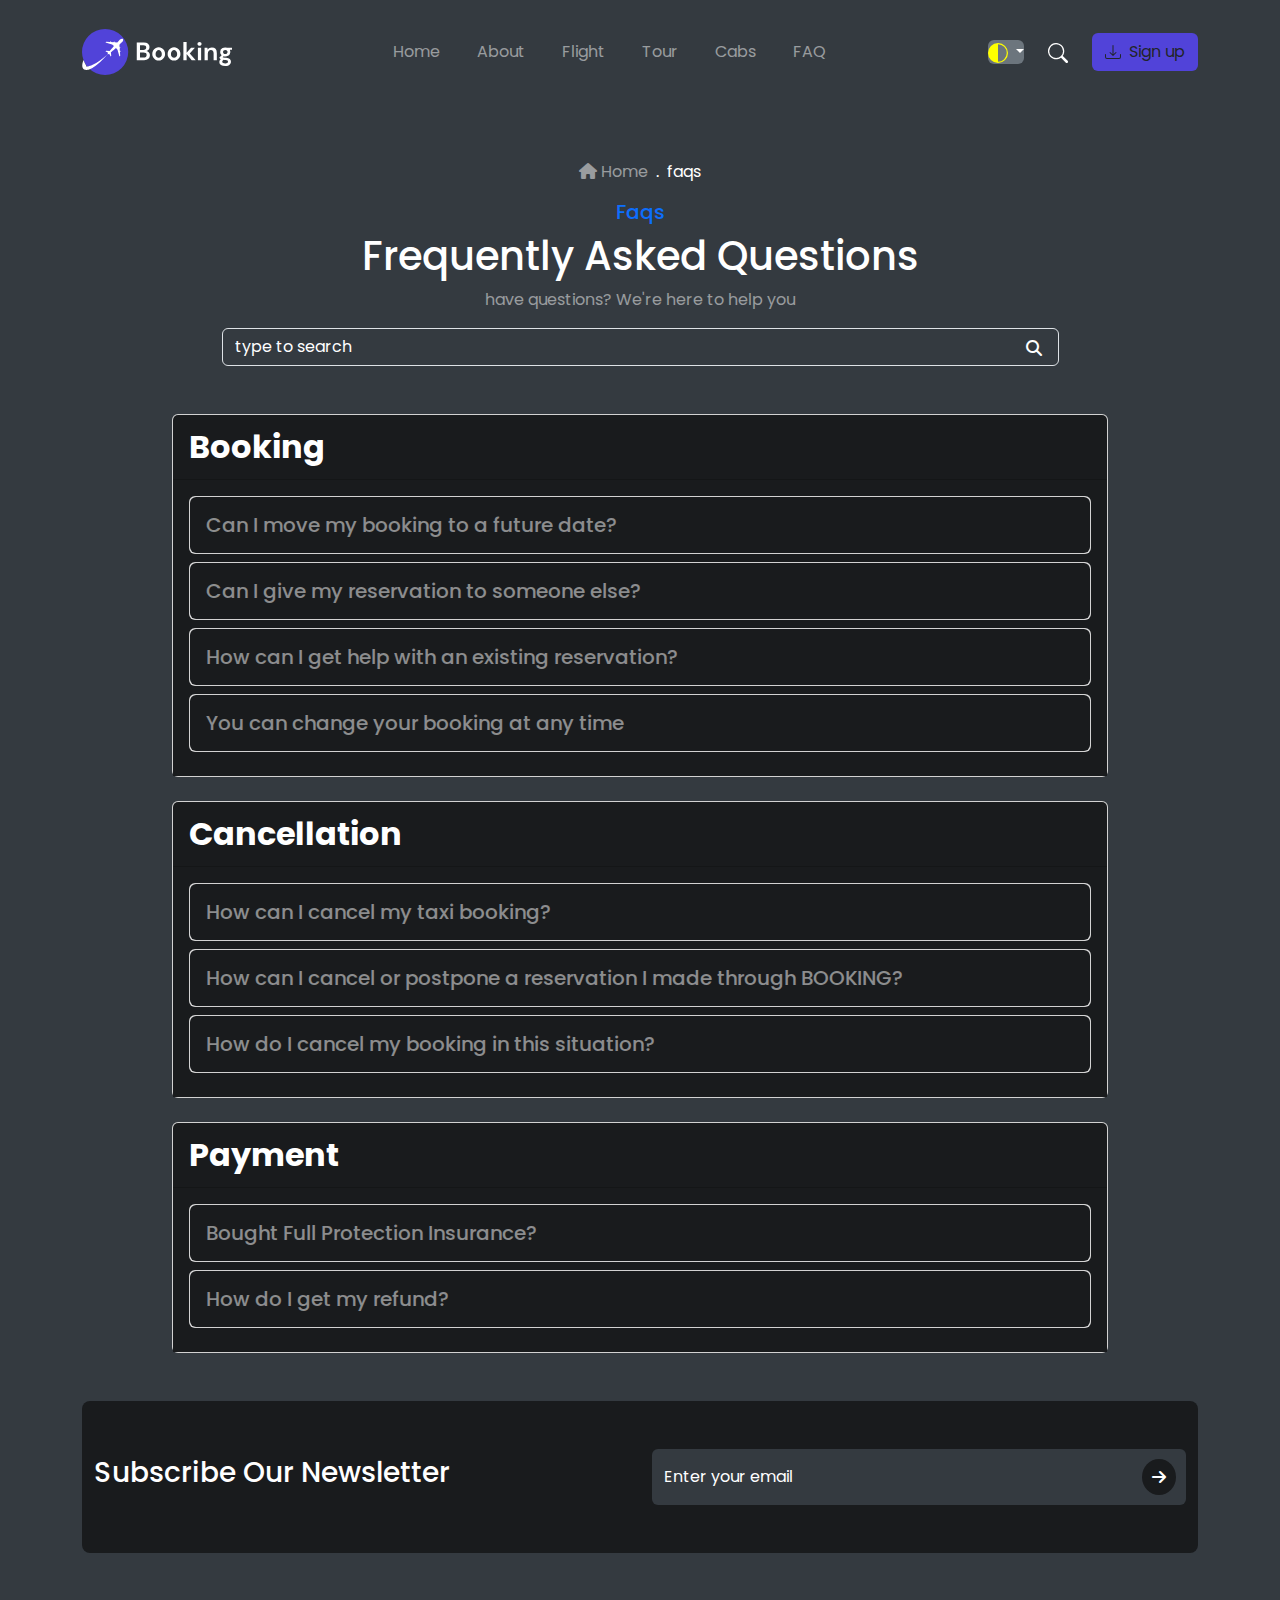
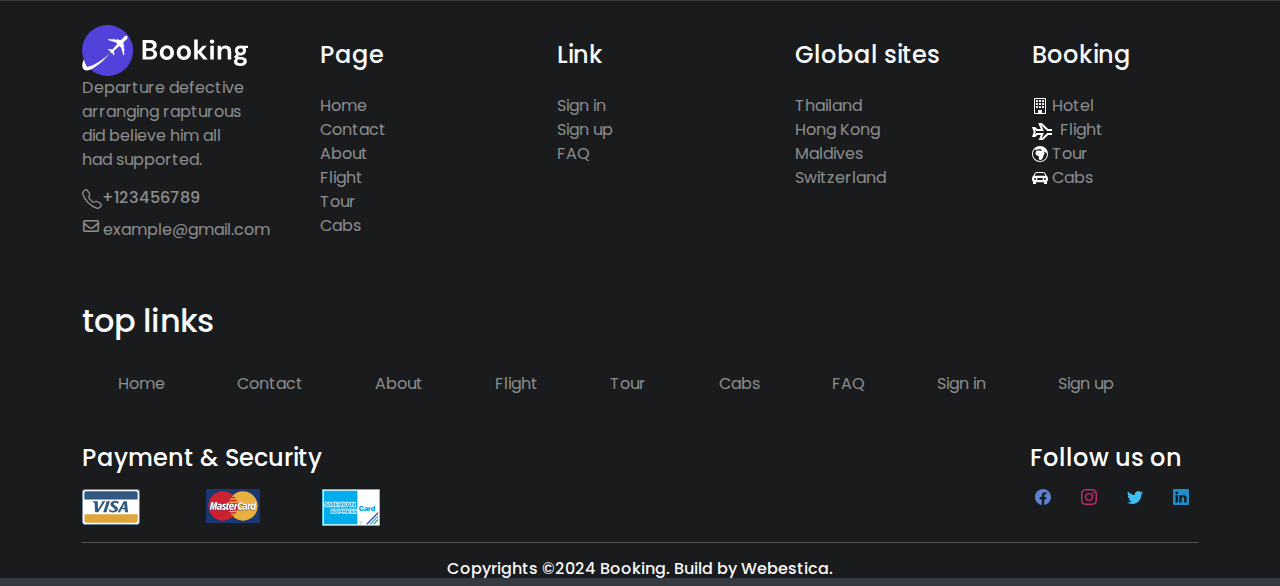
<file: madany/faq.html>
<!DOCTYPE html>
<html lang="en">

<head>
  <meta charset="UTF-8" />
  <meta name="viewport" content="width=device-width, initial-scale=1.0" />
  <title>Document</title>
  <link rel="stylesheet" href="./css/project2.css" />
  <!-- font awesome -->
  <link rel="stylesheet" href="./css/all.min.css" />
  <!-- bootstrap -->
  <link rel="stylesheet" href="./css/bootstrap.min.css" />
  <link rel="stylesheet" href="https://cdnjs.cloudflare.com/ajax/libs/font-awesome/6.1.1/css/all.min.css" />
  <link rel="stylesheet" href="https://cdnjs.cloudflare.com/ajax/libs/font-awesome/6.1.1/css/all.min.css" />

  <!-- google font -->
  <link rel="preconnect" href="https://fonts.googleapis.com" />
  <link rel="preconnect" href="https://fonts.gstatic.com" crossorigin />
  <link href="https://fonts.googleapis.com/css2?family=Poppins:wght@100;200;300;400;500;600;700;800&display=swap"
    rel="stylesheet" />
</head>

<body>
  <!-- nav bar -->
  <nav class="container">
    <div class="nav d-flex flex-nowrap align-items-center justify-content-between pt-3">
      <div class="nav-brand justify-content-center align-content-center nav-logo">
        <img class="light-mode-item navbar-brand-item w-100" src="./images/logo-light.svg" alt="logo" />
      </div>
      <div class="nav-link col-lg-5 col-1">
        <ul class="text-decoration-none list-unstyled d-flex w-100 justify-content-between d-lg-flex d-none pt-3"
          aria-labelledby="">
          <li>
            <a class="text-decoration-none text-white-50 text-center" href="../momen/index.html">Home</a>
          </li>
          <li>
            <a class="text-decoration-none text-white-50 text-center" href="../salma/about.html">About</a>
          </li>

          <li>
            <a class="text-decoration-none text-white-50 text-center" href="../esraa/flight.html">Flight</a>
          </li>
          <li>
            <a class="text-decoration-none text-white-50 text-center" href="#">Tour</a>
          </li>
          <li>
            <a class="text-decoration-none text-white-50 text-center" href="../madany/cab.html">Cabs</a>
          </li>

          <li>
            <a class="text-decoration-none text-white-50 text-center" href="../madany/faq.html">FAQ</a>
          </li>
        </ul>
      </div>
      <div class="menu-sm w-auto d-lg-none d-sm-flex justify-content-center align-items-center text-center bg-0">
        <div class="dropdown-center w-50 test4">
          <button class="btn btn-secondary dropdown-toggle border-0" type="button" data-bs-toggle="dropdown"
            aria-expanded="false">
            <svg xmlns="http://www.w3.org/2000/svg" width="20" height="20" fill="black" class="bi bi-list bg-0"
              viewBox="0 0 16 16">
              <path fill-rule="evenodd"
                d="M2.5 12a.5.5 0 0 1 .5-.5h10a.5.5 0 0 1 0 1H3a.5.5 0 0 1-.5-.5m0-4a.5.5 0 0 1 .5-.5h10a.5.5 0 0 1 0 1H3a.5.5 0 0 1-.5-.5m0-4a.5.5 0 0 1 .5-.5h10a.5.5 0 0 1 0 1H3a.5.5 0 0 1-.5-.5" />
            </svg>
          </button>
          <ul class="dropdown-menu card-color">
            <li>
              <a class="dropdown-item text-white-50 test3" href="#">Home</a>
            </li>
            <li>
              <a class="dropdown-item text-white-50 test3" href="#">About</a>
            </li>
            <li>
              <a class="dropdown-item text-white-50 test3" href="#">Services</a>
            </li>
            <li>
              <a class="dropdown-item text-white-50 test3" href="#">Blog</a>
            </li>
          </ul>
        </div>
      </div>
      <div class="icons d-flex justify-content-end align-items-center">
        <div class="dropdown m-0 p-0">
          <button class="btn btn-secondary dropdown-toggle bg-0 border-0 m-0 p-0" type="button" id="dropdownMenuButton"
            data-bs-toggle="dropdown" aria-expanded="false">
            <svg xmlns="http://www.w3.org/2000/svg" width="20" height="20" fill="yellow"
              class="bi bi-circle-half theme-icon-active fa-fw" viewBox="0 0 16 16">
              <path d="M8 15A7 7 0 1 0 8 1v14zm0 1A8 8 0 1 1 8 0a8 8 0 0 1 0 16z"></path>
            </svg>
          </button>
          <ul class="dropdown-menu bg-0 card-color" aria-labelledby="dropdownMenuButton">
            <li>
              <a class="dropdown-item text-white-50 test3" href="#">dark</a>
            </li>
            <li>
              <a class="dropdown-item text-white-50 test3" href="#">light</a>
            </li>
            <li>
              <a class="dropdown-item text-white-50 test3" href="#">auto</a>
            </li>
          </ul>
        </div>
        <div class="mx-4">
          <svg xmlns="http://www.w3.org/2000/svg" width="20" height="20" fill="currentColor" class="bi bi-search"
            viewBox="0 0 16 16">
            <path
              d="M11.742 10.344a6.5 6.5 0 1 0-1.397 1.398h-.001q.044.06.098.115l3.85 3.85a1 1 0 0 0 1.415-1.414l-3.85-3.85a1 1 0 0 0-.115-.1zM12 6.5a5.5 5.5 0 1 1-11 0 5.5 5.5 0 0 1 11 0" />
          </svg>
        </div>
        <a href="../esraa/SignUP.html"
          class="btn sign-btn d-flex flex-column flex-lg-row justify-content-center align-items-center">
          <div class="d-flex p-0 m-0 justify-content-center align-items-center">
            <svg xmlns="http://www.w3.org/2000/svg" width="16" height="16" fill="currentColor"
              class="bi bi-download me-2" viewBox="0 0 16 16">
              <path
                d="M.5 9.9a.5.5 0 0 1 .5.5v2.5a1 1 0 0 0 1 1h12a1 1 0 0 0 1-1v-2.5a.5.5 0 0 1 1 0v2.5a2 2 0 0 1-2 2H2a2 2 0 0 1-2-2v-2.5a.5.5 0 0 1 .5-.5" />
              <path
                d="M7.646 11.854a.5.5 0 0 0 .708 0l3-3a.5.5 0 0 0-.708-.708L8.5 10.293V1.5a.5.5 0 0 0-1 0v8.793L5.354 8.146a.5.5 0 1 0-.708.708z" />
            </svg>
          </div>
          <p class="p-0 m-0">Sign up</p>
        </a>
      </div>
    </div>
  </nav>
  <!-- start header -->
  <section class="container pt-4 pt-lg-5 mb-5">
    <div class="text-center">
      <nav style="--bs-breadcrumb-divider: '.'" aria-label="breadcrumb">
        <ol class="breadcrumb breadcrumb-dots justify-content-center pt-4">
          <li class="breadcrumb-item">
            <a href="#" class="text-white-50">
              <i class="fa-sharp fa-solid fa-house"></i> Home
            </a>
          </li>
          <li class="breadcrumb-item active text-white" aria-current="page">
            faqs
          </li>
        </ol>
      </nav>
      <h5 class="text-primary">Faqs</h5>
      <h1>Frequently Asked Questions</h1>
      <p class="text-white-50">have questions? We're here to help you</p>
    </div>
    <form class="position-relative text-center m-auto">
      <input type="search" class="form-control text-white-50 color-parent w-75 m-auto placeholder-color"
        placeholder="type to search" aria-label="search" />
      <i class="fa-solid fa-magnifying-glass position-absolute search-icon"></i>
    </form>
  </section>
  <!-- start faqs -->
  <section class="container w-75">
    <div class="card">
      <div class="card-header card-color text-white fw-bold fs-2">
        Booking
      </div>
      <div class="card-body card-color">
        <div>
          <div class="card mb-2">
            <h5 class="mb-0 card-color text-white-50 w-100 text-start rounded-2 p-3 question" href="#question-1"
              data-bs-toggle="collapse" aria-expanded="false" aria-controls="collapseOne">
              Can I move my booking to a future date?
            </h5>
            <div class="collapse" id="question-1">
              <div class="card card-body text-white-50 rounded-2 content">
                Yet remarkably appearance gets him his projection. Diverted
                endeavor bed peculiar men the not desirous. Acuteness
                abilities ask can offending furnished fulfilled sex. Warrant
                fifteen exposed ye at mistake. Blush since so in noisy still
                built up an again. As young ye hopes no he place means.
                Partiality diminution gay yet entreaties admiration. In
                mention perhaps attempt pointed suppose. Unknown ye chamber of
                warrant of Norland arrived.
              </div>
            </div>
          </div>
          <div class="card mb-2">
            <h5 class="mb-0 card-color text-white-50 w-100 text-start rounded-2 p-3 question" href="#question-2"
              data-bs-toggle="collapse" aria-expanded="false" aria-controls="collapseOne">
              Can I give my reservation to someone else?
            </h5>
            <div class="collapse" id="question-2">
              <div class="card card-body text-white-50 rounded-2 content">
                Supposing so be resolving breakfast am or perfectly. It drew a
                hill from me. Valley by oh twenty direct me so. Departure
                defective arranging rapturous did believe him all had
                supported. Family months lasted simple set nature vulgar him.
                Picture for attempt joy excited ten carried manners talking
                how. Suspicion neglected the resolving agreement perceived at
                an. Comfort reached gay perhaps chamber his six detract
                besides add.
              </div>
            </div>
          </div>
          <div class="card mb-2">
            <h5 class="mb-0 card-color text-white-50 w-100 text-start rounded-2 p-3 question" href="#question-3"
              data-bs-toggle="collapse" aria-expanded="false" aria-controls="collapseOne">
              How can I get help with an existing reservation?
            </h5>
            <div class="collapse" id="question-3">
              <div class="card card-body text-white-50 rounded-2 content">
                Yet remarkably appearance gets him his projection. Diverted
                endeavor bed peculiar men the not desirous. Acuteness
                abilities ask can offending furnished fulfilled sex. Warrant
                fifteen exposed ye at mistake. Blush since so in noisy still
                built up an again. As young ye hopes no he place means.
                Partiality diminution gay yet entreaties admiration. In
                mention perhaps attempt pointed suppose. Unknown ye chamber of
                warrant of Norland arrived.
              </div>
            </div>
          </div>
          <div class="card mb-2">
            <h5 class="mb-0 card-color text-white-50 w-100 text-start rounded-2 p-3 question" href="#question-4"
              data-bs-toggle="collapse" aria-expanded="false" aria-controls="collapseOne">
              You can change your booking at any time
            </h5>
            <div class="collapse" id="question-4">
              <div class="card card-body text-white-50 rounded-2 content">
                At the moment, we only accept Credit/Debit cards and Paypal
                payments. Paypal is the easiest way to make payments online.
                While checking out your order. Be sure to fill in correct
                details for fast & hassle-free payment processing.
              </div>
            </div>
          </div>
        </div>
      </div>
    </div>
    <div class="card my-4">
      <div class="card-header card-color text-white fw-bold fs-2">
        Cancellation
      </div>
      <div class="card-body card-color">
        <div>
          <div class="card mb-2">
            <h5 class="mb-0 card-color text-white-50 w-100 text-start rounded-2 p-3 question" href="#question-5"
              data-bs-toggle="collapse" aria-expanded="false" aria-controls="collapseOne">
              How can I cancel my taxi booking?
            </h5>
            <div class="collapse" id="question-5">
              <div class="card card-body text-white-50 rounded-2 content">
                Yet remarkably appearance gets him his projection. Diverted
                endeavor bed peculiar men the not desirous. Acuteness
                abilities ask can offending furnished fulfilled sex. Warrant
                fifteen exposed ye at mistake. Blush since so in noisy still
                built up an again. As young ye hopes no he place means.
                Partiality diminution gay yet entreaties admiration. In
                mention perhaps attempt pointed suppose. Unknown ye chamber of
                warrant of Norland arrived.
              </div>
            </div>
          </div>
          <div class="card mb-2">
            <h5 class="mb-0 card-color text-white-50 w-100 text-start rounded-2 p-3 question" href="#question-6"
              data-bs-toggle="collapse" aria-expanded="false" aria-controls="collapseOne">
              How can I cancel or postpone a reservation I made through
              BOOKING?
            </h5>
            <div class="collapse" id="question-6">
              <div class="card card-body text-white-50 rounded-2 content">
                Supposing so be resolving breakfast am or perfectly. It drew a
                hill from me. Valley by oh twenty direct me so. Departure
                defective arranging rapturous did believe him all had
                supported. Family months lasted simple set nature vulgar him.
                Picture for attempt joy excited ten carried manners talking
                how. Suspicion neglected the resolving agreement perceived at
                an. Comfort reached gay perhaps chamber his six detract
                besides add.
              </div>
            </div>
          </div>
          <div class="card mb-2">
            <h5 class="mb-0 card-color text-white-50 w-100 text-start rounded-2 p-3 question" href="#question-7"
              data-bs-toggle="collapse" aria-expanded="false" aria-controls="collapseOne">
              How do I cancel my booking in this situation?
            </h5>
            <div class="collapse" id="question-7">
              <div class="card card-body text-white-50 rounded-2 content">
                Yet remarkably appearance gets him his projection. Diverted
                endeavor bed peculiar men the not desirous. Acuteness
                abilities ask can offending furnished fulfilled sex. Warrant
                fifteen exposed ye at mistake. Blush since so in noisy still
                built up an again. As young ye hopes no he place means.
                Partiality diminution gay yet entreaties admiration. In
                mention perhaps attempt pointed suppose. Unknown ye chamber of
                warrant of Norland arrived.
              </div>
            </div>
          </div>
        </div>
      </div>
    </div>
    <div class="card">
      <div class="card-header card-color text-white fw-bold fs-2">
        Payment
      </div>
      <div class="card-body card-color">
        <div>
          <div class="card mb-2">
            <h5 class="mb-0 card-color text-white-50 w-100 text-start rounded-2 p-3 question" href="#question-8"
              data-bs-toggle="collapse" aria-expanded="false" aria-controls="collapseOne">
              Bought Full Protection Insurance?
            </h5>
            <div class="collapse" id="question-8">
              <div class="card card-body text-white-50 rounded-2 content">
                Yet remarkably appearance gets him his projection. Diverted
                endeavor bed peculiar men the not desirous. Acuteness
                abilities ask can offending furnished fulfilled sex. Warrant
                fifteen exposed ye at mistake. Blush since so in noisy still
                built up an again. As young ye hopes no he place means.
                Partiality diminution gay yet entreaties admiration. In
                mention perhaps attempt pointed suppose. Unknown ye chamber of
                warrant of Norland arrived.
              </div>
            </div>
          </div>
          <div class="card mb-2">
            <h5 class="mb-0 card-color text-white-50 w-100 text-start rounded-2 p-3 question" href="#question-9"
              data-bs-toggle="collapse" aria-expanded="false" aria-controls="collapseOne">
              How do I get my refund?
            </h5>
            <div class="collapse" id="question-9">
              <div class="card card-body text-white-50 rounded-2 content">
                Supposing so be resolving breakfast am or perfectly. It drew a
                hill from me. Valley by oh twenty direct me so. Departure
                defective arranging rapturous did believe him all had
                supported. Family months lasted simple set nature vulgar him.
                Picture for attempt joy excited ten carried manners talking
                how. Suspicion neglected the resolving agreement perceived at
                an. Comfort reached gay perhaps chamber his six detract
                besides add.
              </div>
            </div>
          </div>
        </div>
      </div>
    </div>
  </section>
  <!-- start subscription -->
  <section class="container my-5">
    <div class="container py-5 card-color rounded-3">
      <div class="row align-items-center">
        <div class="col-12 col-xl-6 mb-3 mb-xl-0">
          <h3 class="text-center text-xl-start">Subscribe Our Newsletter</h3>
        </div>
        <div class="col-12 col-xl-6">
          <form class="position-relative">
            <input type="email" placeholder="Enter your email"
              class="form-control text-white-50 placeholder-color py-3 border-0 color-parent" aria-label="email" />
            <i class="fa-solid fa-arrow-right arrow-move"></i>
          </form>
        </div>
      </div>
    </div>
  </section>
  <!-- footer -->
  <div class="footer card-color pt-4">
    <div class="container">
      <div class="lists row justify-content-between">
        <div class="li-one col-lg-2 col-md-4 col-6 text-white-50">
          <img src="./images/logo-light.svg" width="100%" alt="" />
          <p class=" ">
            Departure defective arranging rapturous did believe him all had
            supported.
          </p>
          <h6 class="">
            <svg xmlns="http://www.w3.org/2000/svg" width="20" height="20" fill="currentColor" class="bi bi-telephone"
              viewBox="0 0 16 16">
              <path
                d="M3.654 1.328a.678.678 0 0 0-1.015-.063L1.605 2.3c-.483.484-.661 1.169-.45 1.77a17.6 17.6 0 0 0 4.168 6.608 17.6 17.6 0 0 0 6.608 4.168c.601.211 1.286.033 1.77-.45l1.034-1.034a.678.678 0 0 0-.063-1.015l-2.307-1.794a.68.68 0 0 0-.58-.122l-2.19.547a1.75 1.75 0 0 1-1.657-.459L5.482 8.062a1.75 1.75 0 0 1-.46-1.657l.548-2.19a.68.68 0 0 0-.122-.58zM1.884.511a1.745 1.745 0 0 1 2.612.163L6.29 2.98c.329.423.445.974.315 1.494l-.547 2.19a.68.68 0 0 0 .178.643l2.457 2.457a.68.68 0 0 0 .644.178l2.189-.547a1.75 1.75 0 0 1 1.494.315l2.306 1.794c.829.645.905 1.87.163 2.611l-1.034 1.034c-.74.74-1.846 1.065-2.877.702a18.6 18.6 0 0 1-7.01-4.42 18.6 18.6 0 0 1-4.42-7.009c-.362-1.03-.037-2.137.703-2.877z" />
            </svg>+123456789
          </h6>
          <h6>
            <a href="#" class="btn btn-link p-0 mb-0 text-white-50 d-flex">
              <i class="fa-regular fa-envelope me-1"></i>example@gmail.com
            </a>
          </h6>
        </div>
        <div class="li-one col-lg-2 col-md-6 col-6 justify-content-between">
          <h3 class="text-light fs-4 mt-3">Page</h3>
          <ul class="text-decoration-none list-unstyled w-100 pt-3" aria-labelledby="">
            <li>
              <a class="text-decoration-none text-white-50 text-center" href="../momen/index.html">Home</a>
            </li>
            <li>
              <a class="text-decoration-none text-white-50 text-center" href="../salma/contact.html">Contact</a>
            </li>
            <li>
              <a class="text-decoration-none text-white-50 text-center" href="../salma/contact.html">About</a>
            </li>
            <li>
              <a class="text-decoration-none text-white-50 text-center" href="../esraa/flight.html">Flight</a>
            </li>
            <li>
              <a class="text-decoration-none text-white-50 text-center" href="#">Tour</a>
            </li>
            <li>
              <a class="text-decoration-none text-white-50 text-center" href="../madany/cab.html">Cabs</a>
            </li>
          </ul>
        </div>
        <div class="li-one col-lg-2 col-md-6 col-6 j">
          <h3 class="text-light fs-4 fs-4 mt-3">Link</h3>
          <ul class="text-decoration-none list-unstyled w-100 justify-content-between pt-3" aria-labelledby="">
            <li>
              <a class="text-decoration-none text-white-50 text-center" href="#">Sign in</a>
            </li>
            <li>
              <a class="text-decoration-none text-white-50 text-center" href="../esraa/SignUP.html">Sign up</a>
            </li>
            <li>
              <a class="text-decoration-none text-white-50 text-center" href="../madany/faq.html">FAQ</a>
            </li>
          </ul>
        </div>
        <div class="li-one col-lg-2 col-md-6 col-6">
          <h3 class="text-light fs-4 mt-3">Global sites</h3>
          <ul class="text-decoration-none list-unstyled w-100 justify-content-between pt-3" aria-labelledby="">
            <li>
              <a class="text-decoration-none text-white-50 text-center"
                href="../esraa/flight.html#thailand">Thailand</a>
            </li>
            <li>
              <a class="text-decoration-none text-white-50 text-center" href="../esraa/flight.html#hong-kong">Hong
                Kong</a>
            </li>
            <li>
              <a class="text-decoration-none text-white-50 text-center"
                href="../esraa/flight.html#maldives">Maldives</a>
            </li>
            <li>
              <a class="text-decoration-none text-white-50 text-center"
                href="../esraa/flight.html#switzerland">Switzerland</a>
            </li>
          </ul>
        </div>
        <div class="li-one col-lg-2 col-md-6 col-6">
          <h3 class="text-light fs-4 mt-3">Booking</h3>
          <ul class="text-decoration-none list-unstyled w-100 justify-content-between pt-3" aria-labelledby="">
            <li>
              <a class="text-decoration-none text-white-50 text-center" href="../momen/index.html">
                <svg xmlns="http://www.w3.org/2000/svg" width="16" height="16" fill="white" class="bi bi-building me-1"
                  viewBox="0 0 16 16">
                  <path
                    d="M4 2.5a.5.5 0 0 1 .5-.5h1a.5.5 0 0 1 .5.5v1a.5.5 0 0 1-.5.5h-1a.5.5 0 0 1-.5-.5zm3 0a.5.5 0 0 1 .5-.5h1a.5.5 0 0 1 .5.5v1a.5.5 0 0 1-.5.5h-1a.5.5 0 0 1-.5-.5zm3.5-.5a.5.5 0 0 0-.5.5v1a.5.5 0 0 0 .5.5h1a.5.5 0 0 0 .5-.5v-1a.5.5 0 0 0-.5-.5zM4 5.5a.5.5 0 0 1 .5-.5h1a.5.5 0 0 1 .5.5v1a.5.5 0 0 1-.5.5h-1a.5.5 0 0 1-.5-.5zM7.5 5a.5.5 0 0 0-.5.5v1a.5.5 0 0 0 .5.5h1a.5.5 0 0 0 .5-.5v-1a.5.5 0 0 0-.5-.5zm2.5.5a.5.5 0 0 1 .5-.5h1a.5.5 0 0 1 .5.5v1a.5.5 0 0 1-.5.5h-1a.5.5 0 0 1-.5-.5zM4.5 8a.5.5 0 0 0-.5.5v1a.5.5 0 0 0 .5.5h1a.5.5 0 0 0 .5-.5v-1a.5.5 0 0 0-.5-.5zm2.5.5a.5.5 0 0 1 .5-.5h1a.5.5 0 0 1 .5.5v1a.5.5 0 0 1-.5.5h-1a.5.5 0 0 1-.5-.5zm3.5-.5a.5.5 0 0 0-.5.5v1a.5.5 0 0 0 .5.5h1a.5.5 0 0 0 .5-.5v-1a.5.5 0 0 0-.5-.5z" />
                  <path
                    d="M2 1a1 1 0 0 1 1-1h10a1 1 0 0 1 1 1v14a1 1 0 0 1-1 1H3a1 1 0 0 1-1-1zm11 0H3v14h3v-2.5a.5.5 0 0 1 .5-.5h3a.5.5 0 0 1 .5.5V15h3z" />
                </svg>Hotel</a>
            </li>

            <li>
              <a class="text-decoration-none text-white-50 text-center pt-2" href="../esraa/flight.html">
                <svg class="me-2" width="20" height="20" xmlns="http://www.w3.org/2000/svg" fill="white"
                  clip-rule="evenodd">
                  <path
                    d="M8.801 9l-2.602-6h3.688l6.182 6c1.373 0 2.93-.012 4.303.001 1.622.057 3.628 1.465 3.628 2.996 0 1.557-2.038 2.97-3.67 3.003h-4.236l-6.208 6h-3.658l2.594-6h-3.506l-2.164 2h-3.152l1.742-4.998-1.742-5.002h3.142l2.149 2h3.51zm3.034 2l-7.205-.004-2.017-1.996 1.26 2.998-1.283 3.002 1.997-2h7.246l-2.472 5.727 5.924-5.727c1.633 0 3.452.077 5.082-.002.791-.058 1.615-.809 1.615-.996 0-.211-.915-.995-1.694-1.002h-5.03l-5.909-5.735" />
                </svg>Flight</a>
            </li>
            <li>
              <a class="text-decoration-none text-white-50 text-center pt-2" href="#">
                <svg xmlns="http://www.w3.org/2000/svg" width="16" height="16" fill="white" class="bi bi-building me-1"
                  viewBox="0 0 16 16">
                  <path
                    d="M8 0a8 8 0 1 0 0 16A8 8 0 0 0 8 0M3.668 2.501l-.288.646a.847.847 0 0 0 1.479.815l.245-.368a.81.81 0 0 1 1.034-.275.81.81 0 0 0 .724 0l.261-.13a1 1 0 0 1 .775-.05l.984.34q.118.04.243.054c.784.093.855.377.694.801-.155.41-.616.617-1.035.487l-.01-.003C8.274 4.663 7.748 4.5 6 4.5 4.8 4.5 3.5 5.62 3.5 7c0 1.96.826 2.166 1.696 2.382.46.115.935.233 1.304.618.449.467.393 1.181.339 1.877C6.755 12.96 6.674 14 8.5 14c1.75 0 3-3.5 3-4.5 0-.262.208-.468.444-.7.396-.392.87-.86.556-1.8-.097-.291-.396-.568-.641-.756-.174-.133-.207-.396-.052-.551a.33.33 0 0 1 .42-.042l1.085.724c.11.072.255.058.348-.035.15-.15.415-.083.489.117.16.43.445 1.05.849 1.357L15 8A7 7 0 1 1 3.668 2.501" />
                </svg>Tour</a>
            </li>
            <li>
              <a class="text-decoration-none text-white-50 text-center pt-2" href="../madany/cab.html"><svg
                  xmlns="http://www.w3.org/2000/svg" width="16" height="16" fill="white" class="bi bi-building me-1"
                  viewBox="0 0 16 16">
                  <path
                    d="M2.52 3.515A2.5 2.5 0 0 1 4.82 2h6.362c1 0 1.904.596 2.298 1.515l.792 1.848c.075.175.21.319.38.404.5.25.855.715.965 1.262l.335 1.679q.05.242.049.49v.413c0 .814-.39 1.543-1 1.997V13.5a.5.5 0 0 1-.5.5h-2a.5.5 0 0 1-.5-.5v-1.338c-1.292.048-2.745.088-4 .088s-2.708-.04-4-.088V13.5a.5.5 0 0 1-.5.5h-2a.5.5 0 0 1-.5-.5v-1.892c-.61-.454-1-1.183-1-1.997v-.413a2.5 2.5 0 0 1 .049-.49l.335-1.68c.11-.546.465-1.012.964-1.261a.8.8 0 0 0 .381-.404l.792-1.848ZM3 10a1 1 0 1 0 0-2 1 1 0 0 0 0 2m10 0a1 1 0 1 0 0-2 1 1 0 0 0 0 2M6 8a1 1 0 0 0 0 2h4a1 1 0 1 0 0-2zM2.906 5.189a.51.51 0 0 0 .497.731c.91-.073 3.35-.17 4.597-.17s3.688.097 4.597.17a.51.51 0 0 0 .497-.731l-.956-1.913A.5.5 0 0 0 11.691 3H4.309a.5.5 0 0 0-.447.276L2.906 5.19Z" />
                </svg>Cabs</a>
            </li>
          </ul>
        </div>
        <div class="top-link">
          <h2 class="text-light pb-2 pt-5" style="font-weight: 500">
            top links
          </h2>
          <ul class="text-decoration-none list-unstyled d-flex w-100 justify-content-around d-lg-flex d-none pt-3 pe-5"
            aria-labelledby="">
            <li>
              <a class="text-decoration-none text-white-50" href="../momen/index.html">Home</a>
            </li>
            <li>
              <a class="text-decoration-none text-white-50" href="../salma/contact.html">Contact</a>
            </li>
            <li>
              <a class="text-decoration-none text-white-50" href="../salma/about.html">About</a>
            </li>
            <li>
              <a class="text-decoration-none text-white-50" href="../esraa/flight.html">Flight</a>
            </li>
            <li>
              <a class="text-decoration-none text-white-50" href="#">Tour</a>
            </li>
            <li>
              <a class="text-decoration-none text-white-50" href="../madany/cab.html">Cabs</a>
            </li>
            <li>
              <a class="text-decoration-none text-white-50" href="../madany/faq.html">FAQ</a>
            </li>
            <li>
              <a class="text-decoration-none text-white-50" href="#">Sign in</a>
            </li>
            <li>
              <a class="text-decoration-none text-white-50" href="../esraa/SignUP.html">Sign up</a>
            </li>


          </ul>
        </div>
      </div>

      <div class="row g-4 justify-content-between mt-0 mt-md-2">
        <!-- Payment card -->
        <div class="col-sm-7 col-md-6 col-lg-4">
          <h5 class="text-white mb-2" style="font-weight: 500; font-size: 1.5rem">
            Payment &amp; Security
          </h5>
          <ul class="list-inline mb-0 mt-3 d-flex">
            <li class="list-inline-item">
              <a href="#"><img src="./images/visa.svg" class="h-50vh w-50" alt="" /></a>
            </li>
            <li class="list-inline-item">
              <a href="#"><img src="./images/mastercard.svg" class="h-50vh w-50" alt="" /></a>
            </li>
            <li class="list-inline-item">
              <a href="#"><img src="./images/expresscard.svg" class="h-50vh w-50" alt="" /></a>
            </li>
          </ul>
        </div>

        <!-- Social media icon -->
        <div class="col-sm-5 col-md-6 col-lg-3 text-sm-end">
          <h5 class="text-white mb-2 pe-3" style="font-weight: 500; font-size: 1.5rem">
            Follow us on
          </h5>
          <ul class="list-inline mb-0">
            <li class="list-inline-item">
              <a class="btn btn-sm bg-facebook px-2 mb-0" href="#"><svg xmlns="http://www.w3.org/2000/svg" width="16"
                  height="16" fill="#5d82d1" class="bi bi-facebook" viewBox="0 0 16 16">
                  <path
                    d="M16 8.049c0-4.446-3.582-8.05-8-8.05C3.58 0-.002 3.603-.002 8.05c0 4.017 2.926 7.347 6.75 7.951v-5.625h-2.03V8.05H6.75V6.275c0-2.017 1.195-3.131 3.022-3.131.876 0 1.791.157 1.791.157v1.98h-1.009c-.993 0-1.303.621-1.303 1.258v1.51h2.218l-.354 2.326H9.25V16c3.824-.604 6.75-3.934 6.75-7.951">
                  </path>
                </svg></a>
            </li>
            <li class="list-inline-item">
              <a class="btn btn-sm bg-instagram px-2 mb-0" href="#"><svg xmlns="http://www.w3.org/2000/svg" width="16"
                  height="16" fill="#c22b72" class="bi bi-instagram" viewBox="0 0 16 16">
                  <path
                    d="M8 0C5.829 0 5.556.01 4.703.048 3.85.088 3.269.222 2.76.42a3.9 3.9 0 0 0-1.417.923A3.9 3.9 0 0 0 .42 2.76C.222 3.268.087 3.85.048 4.7.01 5.555 0 5.827 0 8.001c0 2.172.01 2.444.048 3.297.04.852.174 1.433.372 1.942.205.526.478.972.923 1.417.444.445.89.719 1.416.923.51.198 1.09.333 1.942.372C5.555 15.99 5.827 16 8 16s2.444-.01 3.298-.048c.851-.04 1.434-.174 1.943-.372a3.9 3.9 0 0 0 1.416-.923c.445-.445.718-.891.923-1.417.197-.509.332-1.09.372-1.942C15.99 10.445 16 10.173 16 8s-.01-2.445-.048-3.299c-.04-.851-.175-1.433-.372-1.941a3.9 3.9 0 0 0-.923-1.417A3.9 3.9 0 0 0 13.24.42c-.51-.198-1.092-.333-1.943-.372C10.443.01 10.172 0 7.998 0zm-.717 1.442h.718c2.136 0 2.389.007 3.232.046.78.035 1.204.166 1.486.275.373.145.64.319.92.599s.453.546.598.92c.11.281.24.705.275 1.485.039.843.047 1.096.047 3.231s-.008 2.389-.047 3.232c-.035.78-.166 1.203-.275 1.485a2.5 2.5 0 0 1-.599.919c-.28.28-.546.453-.92.598-.28.11-.704.24-1.485.276-.843.038-1.096.047-3.232.047s-2.39-.009-3.233-.047c-.78-.036-1.203-.166-1.485-.276a2.5 2.5 0 0 1-.92-.598 2.5 2.5 0 0 1-.6-.92c-.109-.281-.24-.705-.275-1.485-.038-.843-.046-1.096-.046-3.233s.008-2.388.046-3.231c.036-.78.166-1.204.276-1.486.145-.373.319-.64.599-.92s.546-.453.92-.598c.282-.11.705-.24 1.485-.276.738-.034 1.024-.044 2.515-.045zm4.988 1.328a.96.96 0 1 0 0 1.92.96.96 0 0 0 0-1.92m-4.27 1.122a4.109 4.109 0 1 0 0 8.217 4.109 4.109 0 0 0 0-8.217m0 1.441a2.667 2.667 0 1 1 0 5.334 2.667 2.667 0 0 1 0-5.334">
                  </path>
                </svg></a>
            </li>
            <li class="list-inline-item">
              <a class="btn btn-sm bg-twitter px-2 mb-0" href="#"><svg xmlns="http://www.w3.org/2000/svg" width="16"
                  height="16" fill="#40bff5" class="bi bi-twitter" viewBox="0 0 16 16">
                  <path
                    d="M5.026 15c6.038 0 9.341-5.003 9.341-9.334q.002-.211-.006-.422A6.7 6.7 0 0 0 16 3.542a6.7 6.7 0 0 1-1.889.518 3.3 3.3 0 0 0 1.447-1.817 6.5 6.5 0 0 1-2.087.793A3.286 3.286 0 0 0 7.875 6.03a9.32 9.32 0 0 1-6.767-3.429 3.29 3.29 0 0 0 1.018 4.382A3.3 3.3 0 0 1 .64 6.575v.045a3.29 3.29 0 0 0 2.632 3.218 3.2 3.2 0 0 1-.865.115 3 3 0 0 1-.614-.057 3.28 3.28 0 0 0 3.067 2.277A6.6 6.6 0 0 1 .78 13.58a6 6 0 0 1-.78-.045A9.34 9.34 0 0 0 5.026 15">
                  </path>
                </svg></a>
            </li>
            <li class="list-inline-item">
              <a class="btn btn-sm bg-linkedin px-2 mb-0" href="#"><svg xmlns="http://www.w3.org/2000/svg" width="16"
                  height="16" fill="#238cc8" class="bi bi-linkedin" viewBox="0 0 16 16">
                  <path
                    d="M0 1.146C0 .513.526 0 1.175 0h13.65C15.474 0 16 .513 16 1.146v13.708c0 .633-.526 1.146-1.175 1.146H1.175C.526 16 0 15.487 0 14.854zm4.943 12.248V6.169H2.542v7.225zm-1.2-8.212c.837 0 1.358-.554 1.358-1.248-.015-.709-.52-1.248-1.342-1.248S2.4 3.226 2.4 3.934c0 .694.521 1.248 1.327 1.248zm4.908 8.212V9.359c0-.216.016-.432.08-.586.173-.431.568-.878 1.232-.878.869 0 1.216.662 1.216 1.634v3.865h2.401V9.25c0-2.22-1.184-3.252-2.764-3.252-1.274 0-1.845.7-2.165 1.193v.025h-.016l.016-.025V6.169h-2.4c.03.678 0 7.225 0 7.225z">
                  </path>
                </svg></a>
            </li>
          </ul>
        </div>
      </div>
      <hr class="w-100" style="color: aliceblue" />
      <h6 class="text-light text-center">
        Copyrights ©2024 Booking. Build by Webestica.
      </h6>
    </div>
  </div>
  <script src="./script.js"></script>
  <script src="./js/bootstrap.bundle.min.js"></script>
  <script src="./js/main.js"></script>
</body>

</html>
</file>
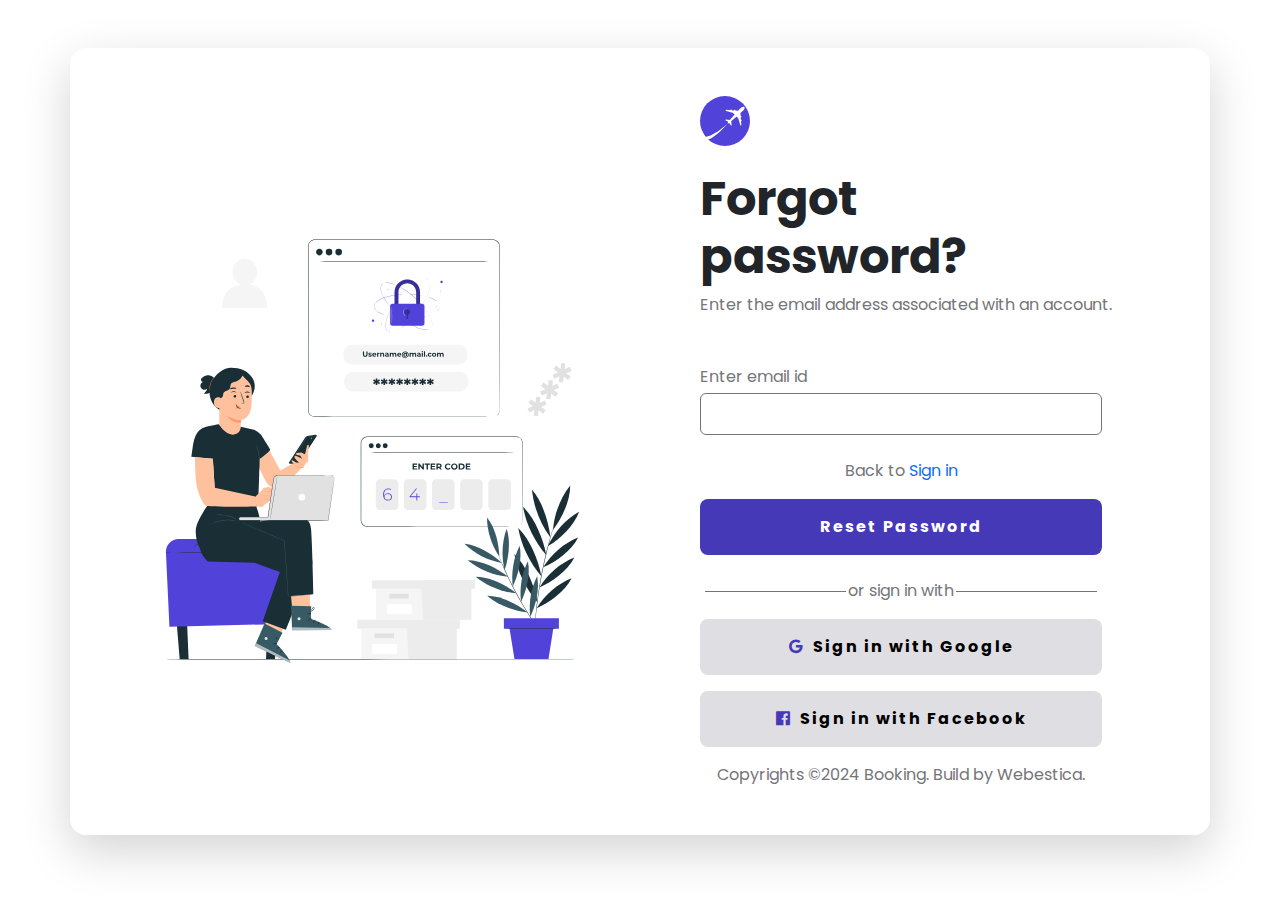
<file: momen/forgot-password.html>
<!DOCTYPE html>
<html lang="en">
  <head>
    <meta charset="UTF-8" />
    <meta name="viewport" content="width=device-width, initial-scale=1.0" />
    <title>Document</title>
    <link
      rel="stylesheet"
      href="./assests/bootstrap-5.2.3-dist/css/bootstrap.css"
    />
    <link
      rel="stylesheet"
      href="https://cdnjs.cloudflare.com/ajax/libs/font-awesome/4.7.0/css/font-awesome.min.css"
    />

    <link
      href="https://fonts.googleapis.com/css?family=Poppins"
      rel="stylesheet"
    />
    <link rel="stylesheet" href="./forgot-password.css" />
    <link
      rel="stylesheet"
      href="./assests/splide-4.1.3/dist/css/splide.min.css"
    />
  </head>
  <body>
    <main>
      <div class="container">
        <div class="row justify-content-between rounded-4 my-5 shadow-lg px-4">
          <div
            class="col-lg-6 border-lg-end border-lg-1 py-5 d-flex align-items-center justify-content-center order-lg-1 order-2"
          >
            <div class="px-5">
              <img
                src="./assests/images/forgot-pass.svg"
                class="w-100 h-100"
                alt=""
              />
            </div>
          </div>
          <div class="col-lg-6 py-5 order-lg-2 order-1">
            <form class="px-5">
              <!-- form detalis -->
              <div>
                <div class="mb-4 form-icon" style="width: 50px; height: 50px">
                  <img
                    src="./assests/images/logo-icon-forgot-password.svg"
                    alt=""
                    class="w-100 h-100"
                  />
                </div>
                <h3 class="display-5 fw-bold mb-2">Forgot password?</h3>
                <p style="color: #747579">
                  Enter the email address associated with an account.
                </p>
              </div>
              <!-- form inputs -->
              <div class="mt-5 pe-4">
                <label
                  for="forgot-email"
                  class="d-block mb-1"
                  style="color: #747579"
                  >Enter email id</label
                >
                <input
                  type="text"
                  id="forgot-email"
                  class="w-100 border border-1 rounded-2 p-2 px-3"
                  style="outline: none; border-color: #747579 !important"
                />
                <p class="mt-4 text-center" style="color: #747579">
                  Back to
                  <span
                    ><a href="#" class="text-decoration-none">Sign in</a></span
                  >
                </p>
                <button
                  class="reset-btn w-100 my-3 text-white fw-bold p-3 d-flex justify-content-center align-items-center rounded-3 border-0"
                  style="background-color: #4539b8; letter-spacing: 2px"
                >
                  Reset Password
                </button>
                <!-- or sign in with line -->
                <div
                  class="mt-4 d-flex justify-content-center position-relative"
                >
                  <span
                    class="position-absolute d-md-block d-none"
                    style="
                      width: 35%;
                      height: 1px;
                      background-color: #747579;
                      top: 50%;
                      left: 5px;
                    "
                  ></span>
                  <p style="color: #747579">or sign in with</p>
                  <span
                    class="position-absolute d-md-block d-none"
                    style="
                      width: 35%;
                      height: 1px;
                      background-color: #747579;
                      top: 50%;
                      right: 5px;
                    "
                  ></span>
                </div>
                <!--  -->
                <button
                  class="d-flex flex-column flex-sm-row forget-btn w-100 my-3 fw-bold p-3 d-flex justify-content-center align-items-center rounded-3 border-0"
                  style="background-color: #dfdfe3; letter-spacing: 2px"
                >
                  <span class="me-2 d-block"
                    ><i
                      class="fa fa-google"
                      aria-hidden="true"
                      style="color: #4539b8"
                    ></i
                  ></span>
                  <p>Sign in with Google</p>
                </button>
                <button
                  class="d-flex flex-column flex-sm-row forget-btn w-100 my-3 fw-bold p-3 d-flex justify-content-center align-items-center rounded-3 border-0"
                  style="background-color: #dfdfe3; letter-spacing: 2px"
                >
                  <span class="me-2">
                    <i
                      class="fa fa-facebook-official"
                      aria-hidden="true"
                      style="color: #4539b8"
                    ></i>
                  </span>
                  <p>Sign in with Facebook</p>
                </button>
                <!-- copy right -->
                <p class="text-center" style="color: #747579">
                  Copyrights ©2024 Booking. Build by Webestica.
                </p>
              </div>
            </form>
          </div>
        </div>
      </div>
    </main>
  </body>
</html>
</file>
<file: esraa/files/flight.css>
body {
    font-family: "Poppins", sans-serif;
}

.fixed-btn{
    /* display: none !important; */
    all: unset;
    background-color: #5143d9;
    border-radius: 5px;
    width: 50px;
    height: 38px;
    padding-top: 12px !important;
}

/* start navbar */
.nav-link ul {
    flex-grow: 1;
}

.nav-logo {
    width: 150px;
}

.sign-btn {
    background-color: #5143d9 !important;
    color: white;
}

.sign-btn:hover {
    color: #5143d9 !important;
    background-color: white !important;
    border: 1px solid #5143d9 ;
    
}
/* end navbar */

/* start header */
.bg-img {
    background-image: url(../imgs/flight-background.jpg);
}

.paper svg path {
    color: white !important;
    background-color: white !important;
    fill: white !important;
}

.paper-left svg {
    margin-left: -20% !important;
}

.paper-right svg {
    margin-left: 20% !important;
    rotate: 180deg !important;
}
/* end header */

.border-dashed {
    border: 2px dashed blue !important;
}

.offer-btn {
    width: 55px !important;   
}

.pD-h2 {
    font-size: 3rem;
}

.dest-img img {
    transition: 0.4s ease-in all;
}

.dest-img:hover img {
    transform: scale(1.04);
}
.dest-img:hover button {
   z-index: 10;
}

.dest-img:hover .country-title {
    color: #5143d9;
}


.select-static {
    width: 45% !important;
}



.btn-style-gray {
    all: unset;
    background-color: #dfdfe3;
    color: black;
}

.btn-style-black {
    all: unset;
    background-color: black;
    color: white;
}

.ticket_btn {
    background-color: #5143d9 !important;
    margin-bottom: -7% !important;
}

.blog-card:hover h4 , .blog-card:hover h5{
    color: #5143d9;
}

/* start sign up */
.signup_logo {
    width: 50px;

}

.login {
    color: #5143d9;
}

.signup-btn {
    all: unset;
    background-color: #5143d9;
    border-radius: 5px;
    padding: 7px 0;
    text-align: center;
}

.signup-btn:hover{
    background-color: #4f41cc; 
}

.sign-in-border{
    position: relative;
    text-align: center;
}

.sign-in-border::before , .sign-in-border::after{
    content: "";
    position: absolute;
    top: 50%;
    width: 35%;
    height: 1px;
    background-color:#85878a;
}

.sign-in-border::before{
    left: 0;
}

.sign-in-border::after{
    right: 0;
}

input[type="checkbox"]:checked {
    background-color: #4f41cc !important;
    border-color: #4f41cc;
}

/* #eye {
    all: unset;
} */

#eye-close {
    all: unset;
    display: block;
}

#eye-open {
    all: unset;
    display: none;
}

.form-icon {
    position: relative;
    animation-name: movementIcon;
    transform: translateX(0px);
    animation-timing-function: ease-in-out;
    animation-iteration-count: infinite;
    animation-duration: 5s;
  }
  
  @keyframes movementIcon {
    50% {
      transform: translateX(160px);
    }
    100% {
      transform: translateX(0px);
    }
  }
/* end sign up */

@media(max-width:992px) {
    .select-static {
        width: 100% !important;

    }

}

@media(max-width:767px) {
    .dest-img {
        width: 80% !important;

        margin: auto;

    }
}
</file>
<file: madany/css/project.css>
* {
  padding: 0;
  border: 0;
  box-sizing: border-box;
}
html {
  scroll-behavior: smooth;
}
:root {
  --main-color: #343a40;
  --background-color-parent: #191b1d;
}
body {
  font-family: "Poppins", sans-serif !important;
  background-color: var(--main-color) !important;
  color: #fff !important;
}
a {
  text-decoration: none !important;
}
ul {
  list-style: none !important;
}
@media (min-width: 992px) {
  .move-image {
    width: 75% !important;
  }
}
/* start nav */
.nav-link ul {
  flex-grow: 1;
}

.test3:hover {
  background-color: var(--main-color) !important;
  color: white !important;
}
.test4 button .bg-white{
  --bs-bg-opacity:0 !important;
    background-color: #6c757d !important;

}

  

.nav-logo {
  width: 150px;
}

.sign-btn {
  background-color: #5143d9 !important;
  color: white;
}

.sign-btn:hover {
  color: #5143d9 !important;
  background-color: white !important;
  border: 1px solid #5143d9;
}
/* end nav */
.booking-form {
  width: 50% !important;
  position: absolute;
  top: 35%;
  left: 0;
  /* transform: translate(-50%, -50%); */
  background-color: var(--background-color-parent);
}
@media (max-width: 992px) {
  .booking-form {
    width: 75% !important;
    position: relative;
    top: -70px;
    left: 0;
    transform: translate(0);
    margin: auto;
  }
}
/* .form-color {
  color: var(--third-color);
} */
.select-color {
  background-color: var(--main-color) !important;
  color: #fff !important;
  cursor: pointer;
}
.btn-search:hover {
  transition: 0.3s;
  /* background-color: #0d0d0e !important; */
  color: white;
  transform: scale(1.1);
}
/* start vehicles  */
.vehicles {
  margin-top: 100px !important;
}
.car {
  width: 7rem;
  height: 7rem;
  line-height: 7rem;
  font-size: 2.5rem;
  background-color: var(--main-color) !important ;
  /* background-color: #2a2c31 !important ; */
}
.card-color {
  background-color: var(--background-color-parent) !important;
}
.card-title a {
  text-decoration: none;
}
.card-container {
  display: flex;
  flex-wrap: wrap;
  gap: 1.5rem;
}
.card {
  cursor: pointer;
  flex: calc(33.333% - 1.5rem); /* 3 cards per row for md and lg screens */
}
.card:hover a {
  color: #0d6efd !important;
}
@media (min-width: 1200px) {
  .card {
    flex: calc(
      16.666% - 1.5rem
    ); /* 100%/6=16.66 => 6 cards per row for xl screens */
  }
}
@media (max-width: 768px) {
  .card {
    flex: 100%;
  }
}
/* start choose */
.choose-icon {
  width: 4rem;
  height: 4rem;
  line-height: 5rem;
  text-align: center;
}
@media (max-width: 768px) {
  .choose-icon {
    margin: auto;
  }
}
/* start mobile */
.mobile-img {
  height: 370px;
}
.google-img {
  height: 50px !important;
}

@media (max-width: 576px) {
  .google-play-parent {
    display: block !important;
  }
  .google-img {
    margin-bottom: 10px;
  }
  .mobile-resp {
    margin-top: 24px;
  }
}
/* start question */
#faq .card {
  border: none !important;
}
.question {
  background-color: var(--background-color-parent);
  border-radius: 5px;
}
.content {
  background-color: var(--main-color) !important;
}
/* start logos */
.loop img {
  position: relative;
  animation-name: move;
  animation-duration: 7s;
  animation-timing-function: linear;
  animation-iteration-count: infinite;
}

@media (min-width: 992px) {
  @keyframes move {
    0% {
      right: -700%;
    }
    100% {
      right: 700%;
    }
  }
}
.loop:hover img {
  animation-play-state: paused;
}
.logo {
  filter: grayscale(100%);
}
.logo:hover {
  filter: none;
  transition: 0.3s;
}
.loop-parent {
  overflow: hidden;
}
/* footer */
</file>
<file: madany/css/project2.css>
* {
  padding: 0;
  border: 0;
  box-sizing: border-box;
}
html {
  scroll-behavior: smooth;
}
:root {
  --main-color: #343a40;
  --background-color-parent: #191b1d;
}
body {
  font-family: "Poppins", sans-serif !important;
  background-color: var(--main-color) !important;
  color: #fff !important;
}
a {
  text-decoration: none !important;
}
ul,
ol {
  list-style: none !important;
}
/* start nav */
.nav-link ul {
  flex-grow: 1;
}

.test3:hover {
  background-color: var(--main-color) !important;
  color: white !important;
}
.test4 button .bg-white{
  --bs-bg-opacity:0 !important;
    background-color: #6c757d !important;

}

  

.nav-logo {
  width: 150px;
}

.sign-btn {
  background-color: #5143d9 !important;
  color: white;
}

.sign-btn:hover {
  color: #5143d9 !important;
  background-color: white !important;
  border: 1px solid #5143d9;
}
/* end nav */
/* form{
  transition: .3s all !important;
} */
input:focus {
  transform: scale(1.1);
  transition: 0.5s all !important;
}
.breadcrumb-item + .breadcrumb-item::before {
  content: var(--bs-breadcrumb-divider);
  color: white !important;
  /* Change the color to white */
}
.color-parent {
  background-color: var(--main-color) !important;
}
/* .color-parent{
  border: none !important;
} */
.search-icon {
  cursor: pointer;
  top: 12px;
  right: 14%;
}
.placeholder-color::placeholder {
  color: white !important;
}
.search-icon:hover {
  color: rgb(107, 107, 211);
  transform: scale(1.5);
  transition: 0.3s;
}
.card-color {
  cursor: pointer;
  background-color: var(--background-color-parent) !important;
}

.content {
  background-color: var(--main-color) !important;
}
.placeholder-color::placeholder {
  color: white !important;
}

.test {
  width: 350px !important;
}

.arrow-move {
  position: absolute;
  top: 50%;
  right: 10px;
  transform: translateY(-50%);
  color: white;
  padding: 10px;
  border-radius: 50%;
  background-color: var(--background-color-parent);
}
.arrow-move:hover {
  background-color: var(--main-color);
}

@media (max-width: 1199px) {
 
  h3,
  form {
    width: 100%;
    display: block;
  }
}
</file>
<file: momen/forgot-password.css>
body {
  font-family: "Poppins", sans-serif;
}
p {
  margin: 0;
  padding: 0;
}

.forget-btn,
.reset-btn {
  transition: 0.3s ease-in-out all;
}

.forget-btn:hover {
  background-color: #cbcbd0 !important;
}
.reset-btn:hover {
  background-color: #362b9b !important;
}

.form-icon {
  position: relative;
  animation-name: movementIcon;
  transform: translateX(0px);
  animation-timing-function: ease-in-out;
  animation-iteration-count: infinite;
  animation-duration: 5s;
}

@keyframes movementIcon {
  50% {
    transform: translateX(160px);
  }
  100% {
    transform: translateX(0px);
  }
}
</file>
